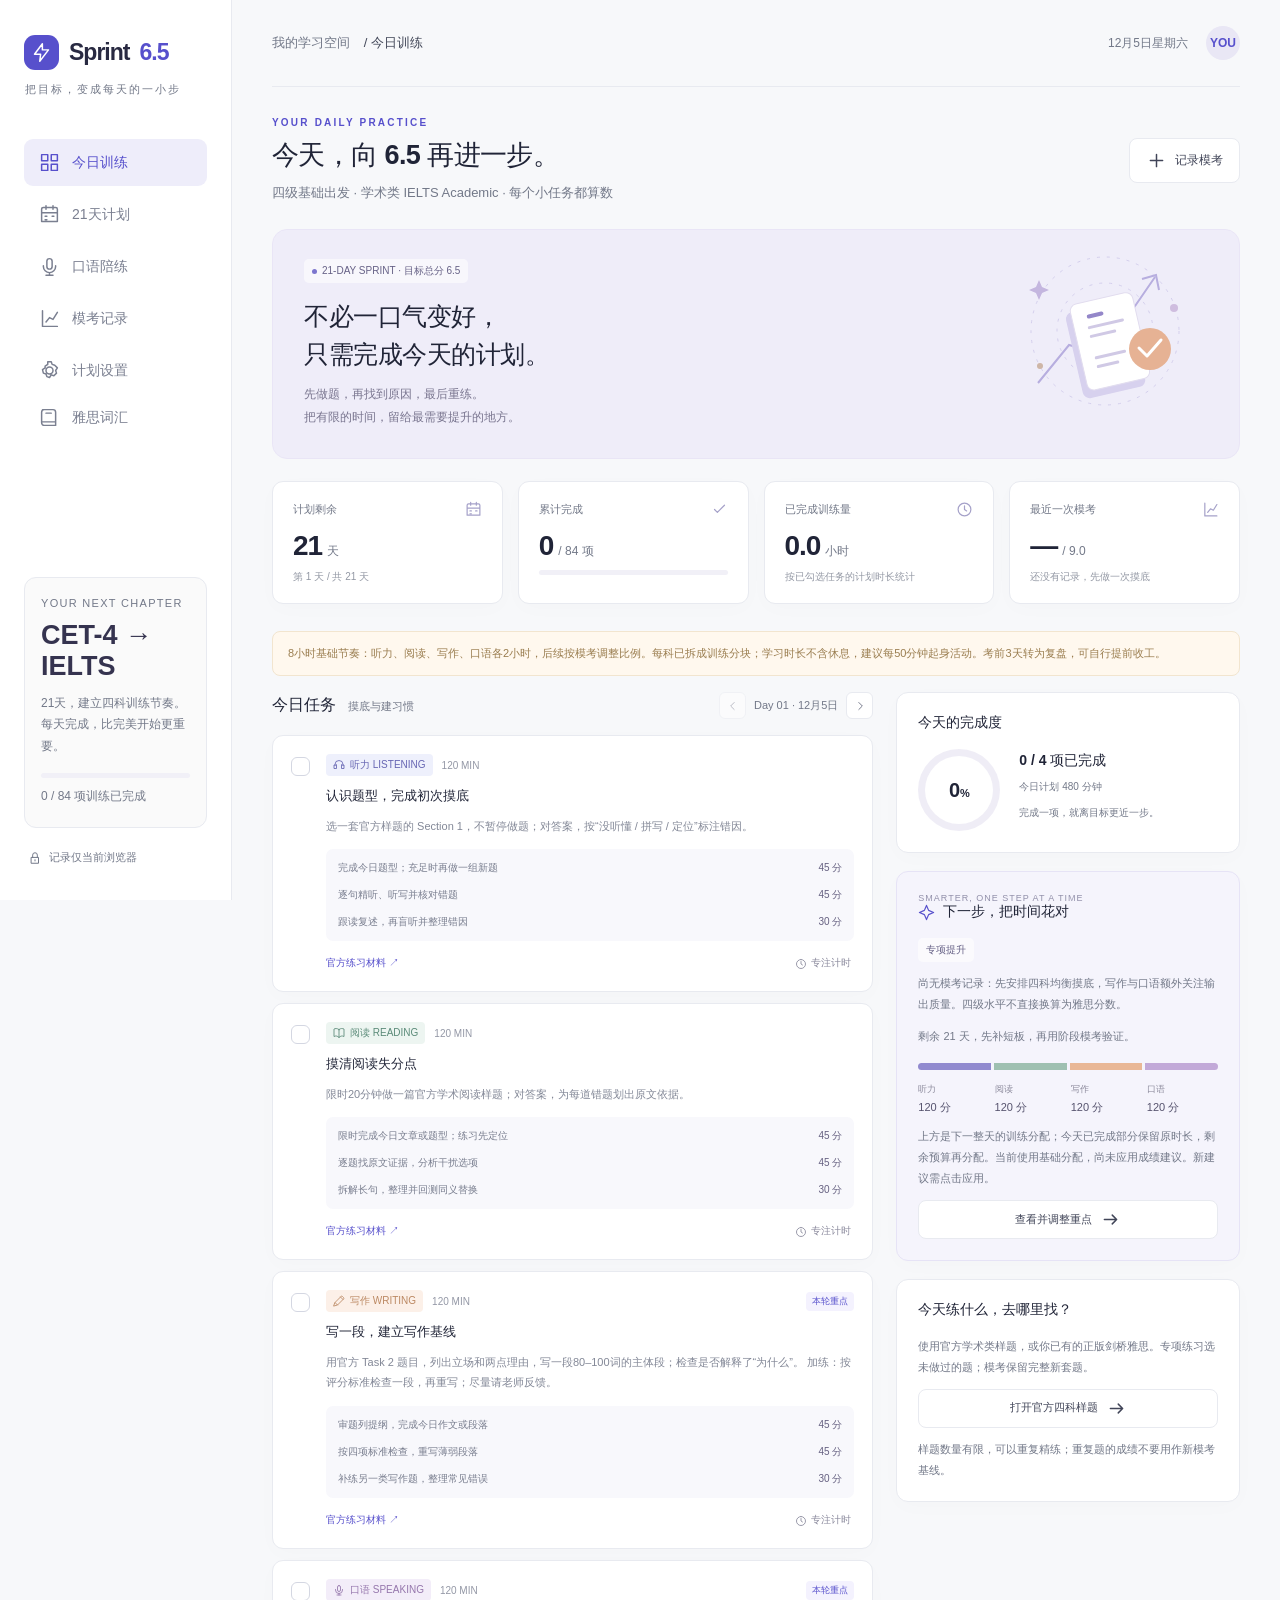
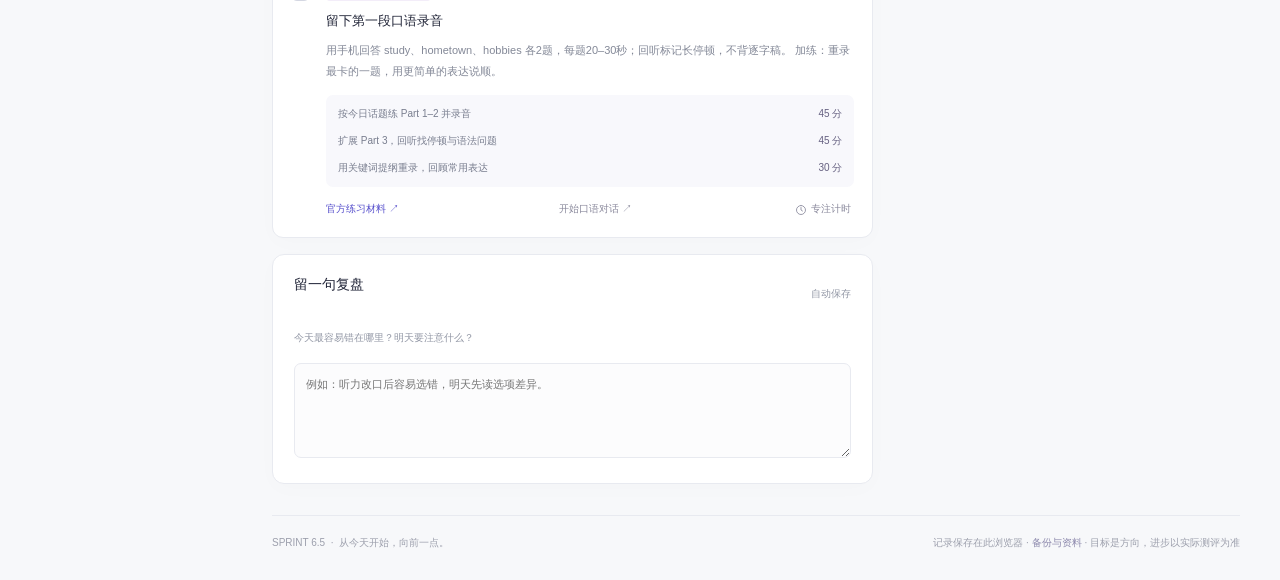
<file: index.html>
<!doctype html>
<html lang="zh-CN"><head><meta charset="UTF-8"><meta name="viewport" content="width=device-width,initial-scale=1"><meta name="theme-color" content="#f7f8fa"><meta name="description" content="从四级基础出发，每天一小步。21天雅思6.5私人训练计划、每日打卡和成绩追踪。"><title>Sprint 6.5 · 21天雅思冲刺</title><link rel="icon" href="data:image/svg+xml,%3Csvg xmlns='http://www.w3.org/2000/svg' viewBox='0 0 48 48'%3E%3Crect width='48' height='48' rx='13' fill='%23514bd6'/%3E%3Cpath d='M29 8 13 27h11l-5 13 17-22H24z' fill='white'/%3E%3C/svg%3E"><link rel="stylesheet" href="./style.css"></head><body><div id="app"></div><div id="toast" class="toast" role="status" aria-live="polite"></div><dialog id="dialog"></dialog><script type="module" src="./app.js"></script></body></html>
</file>
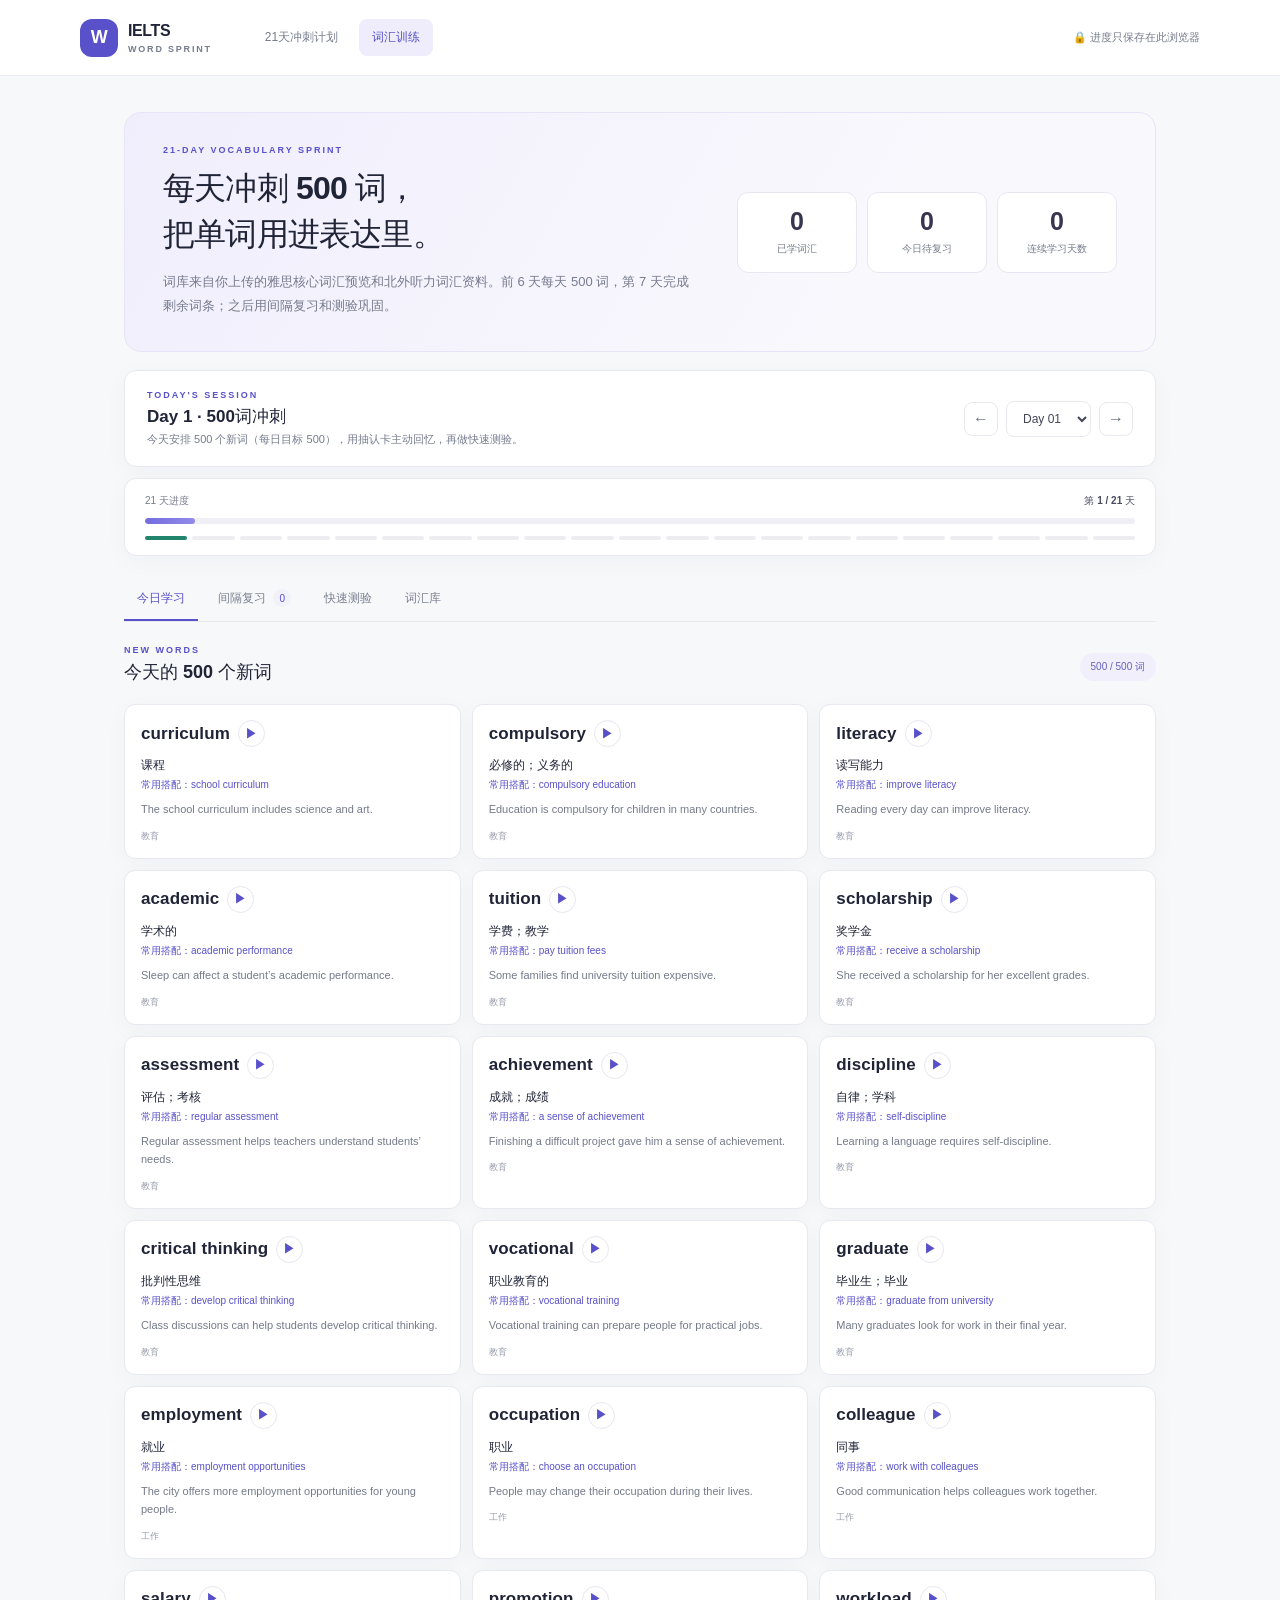
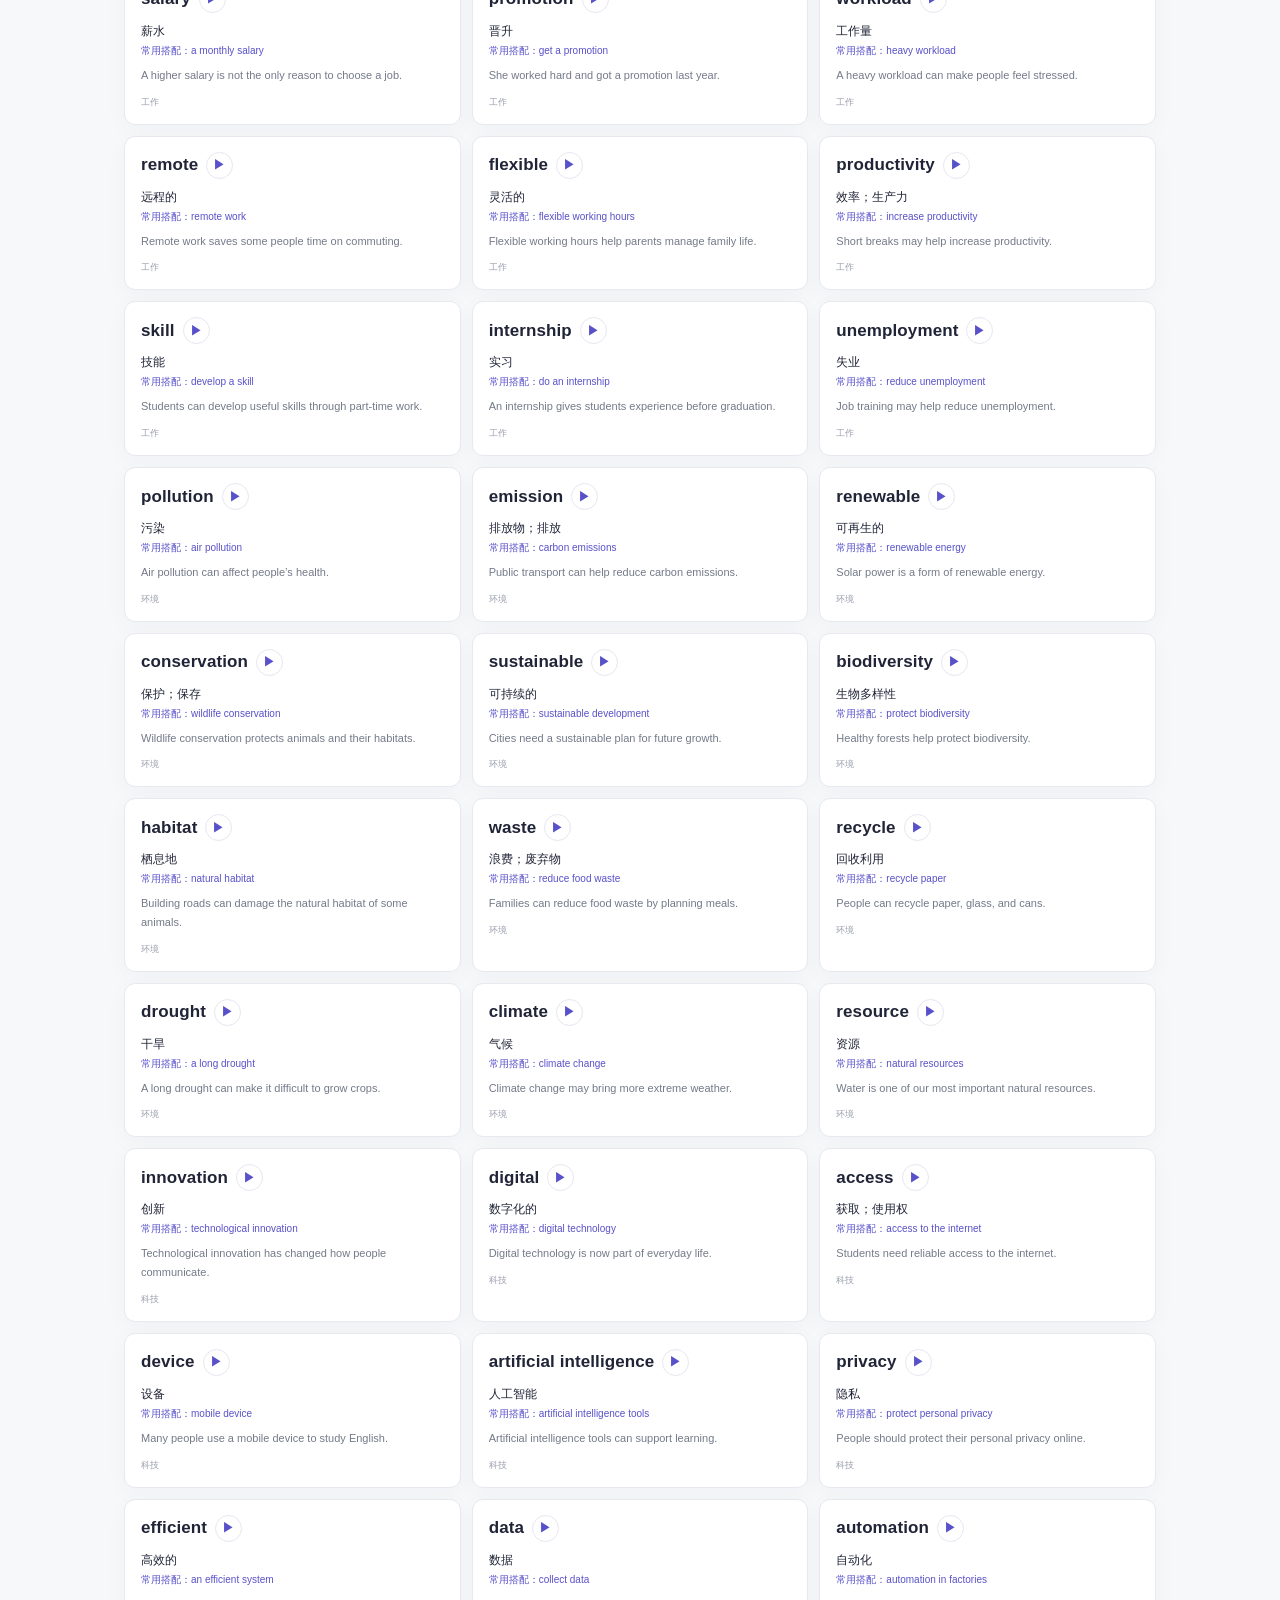
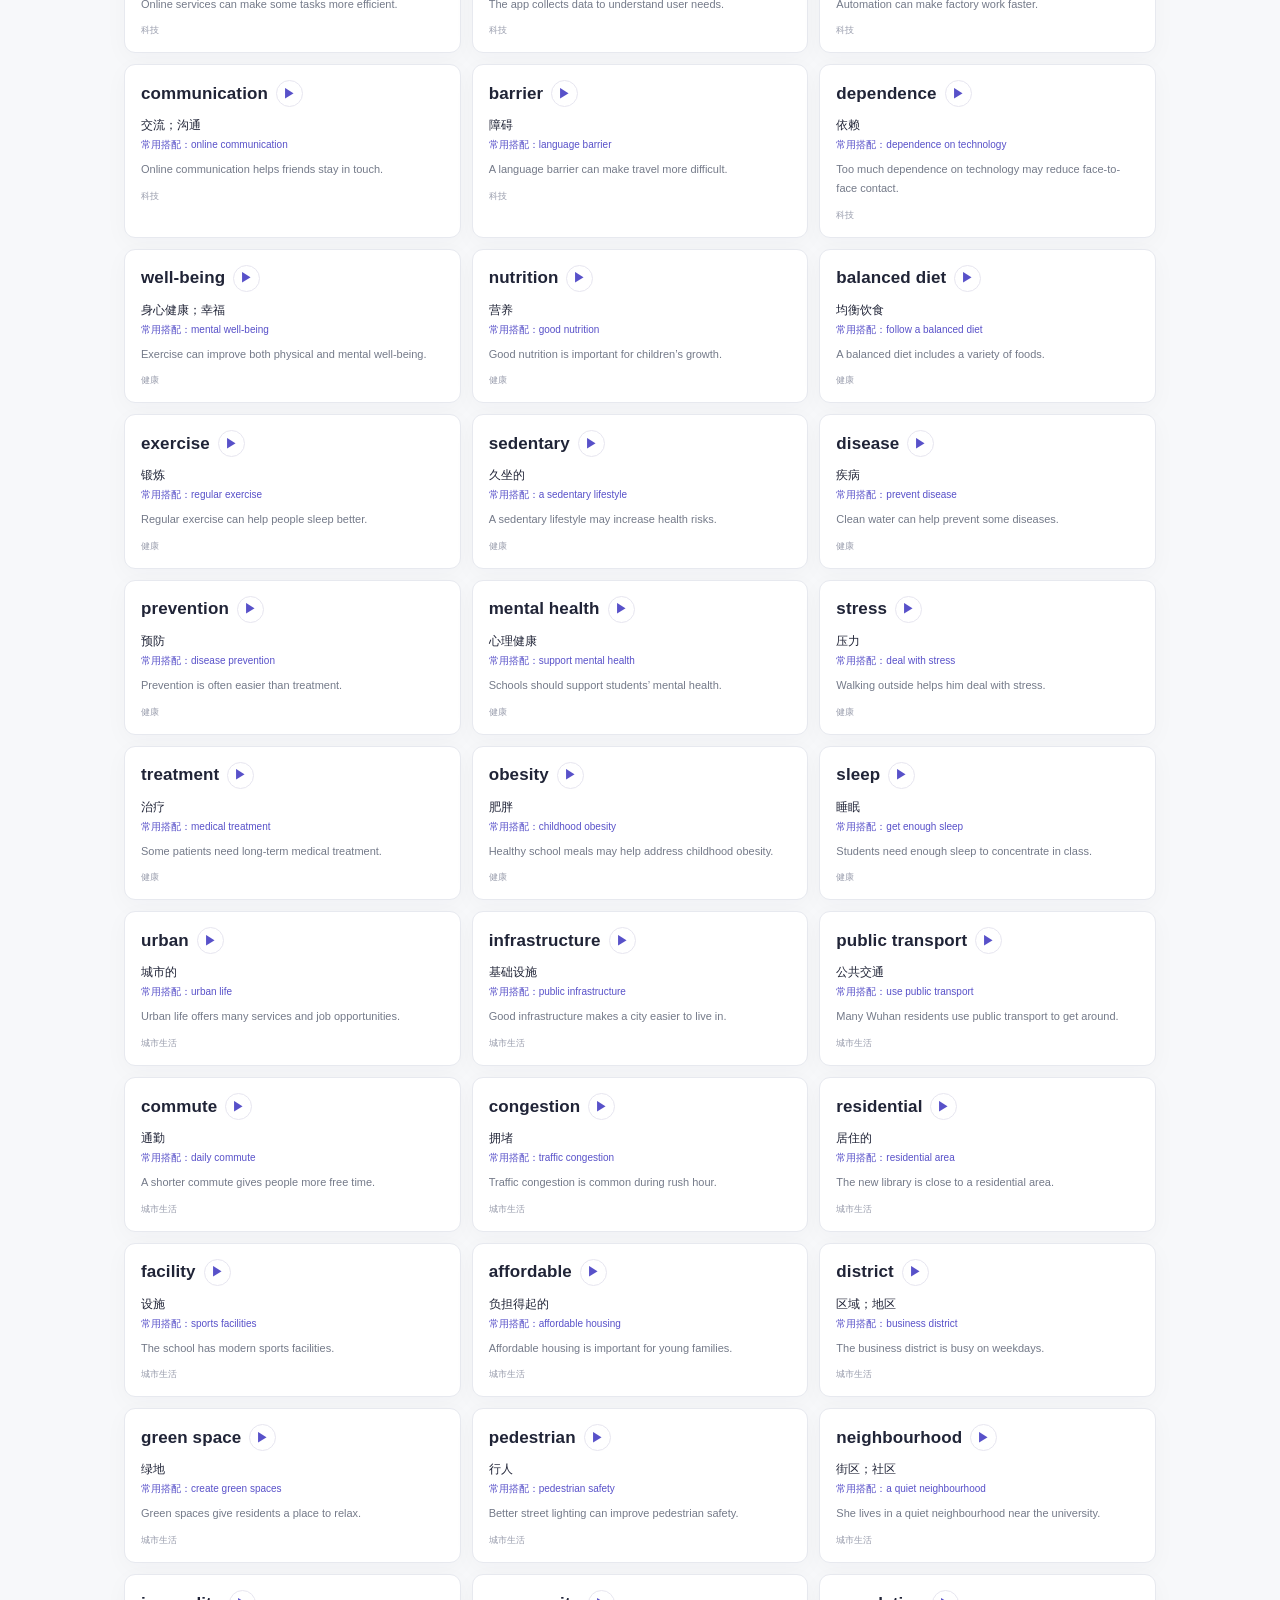
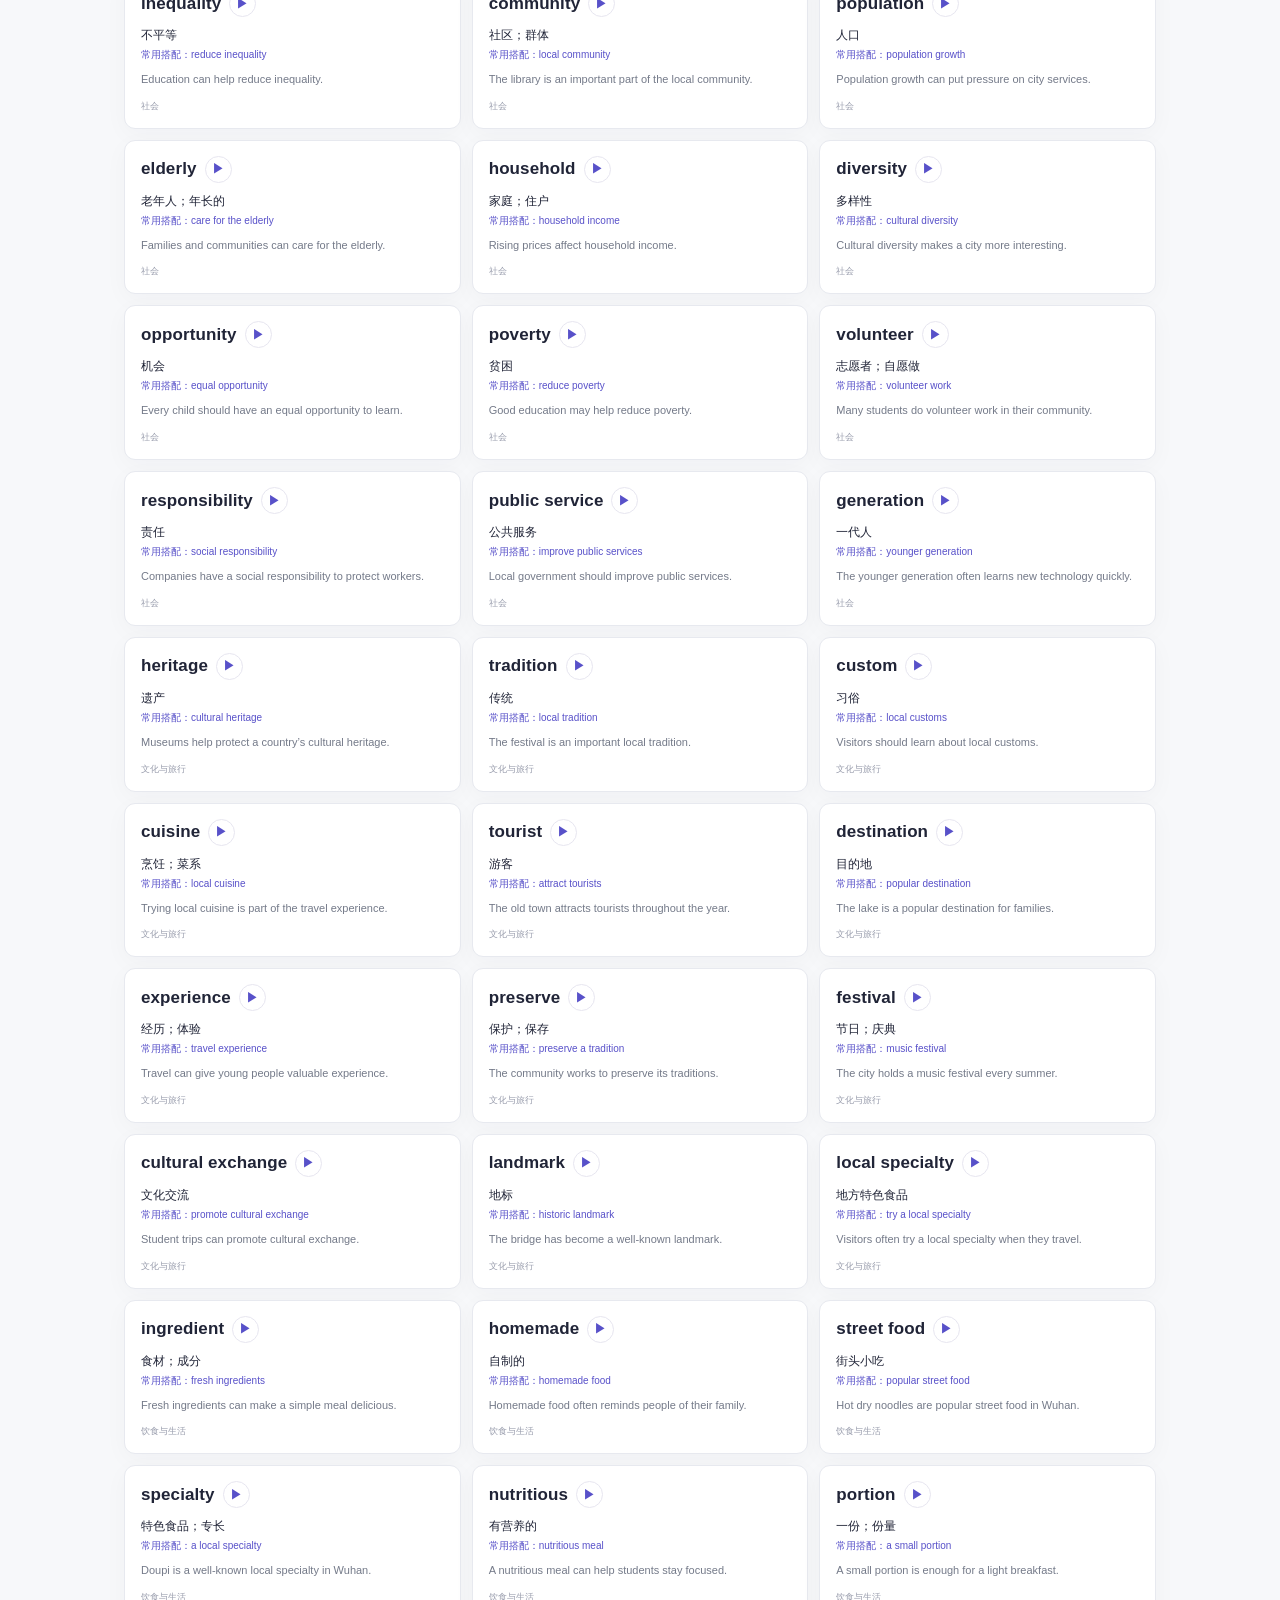
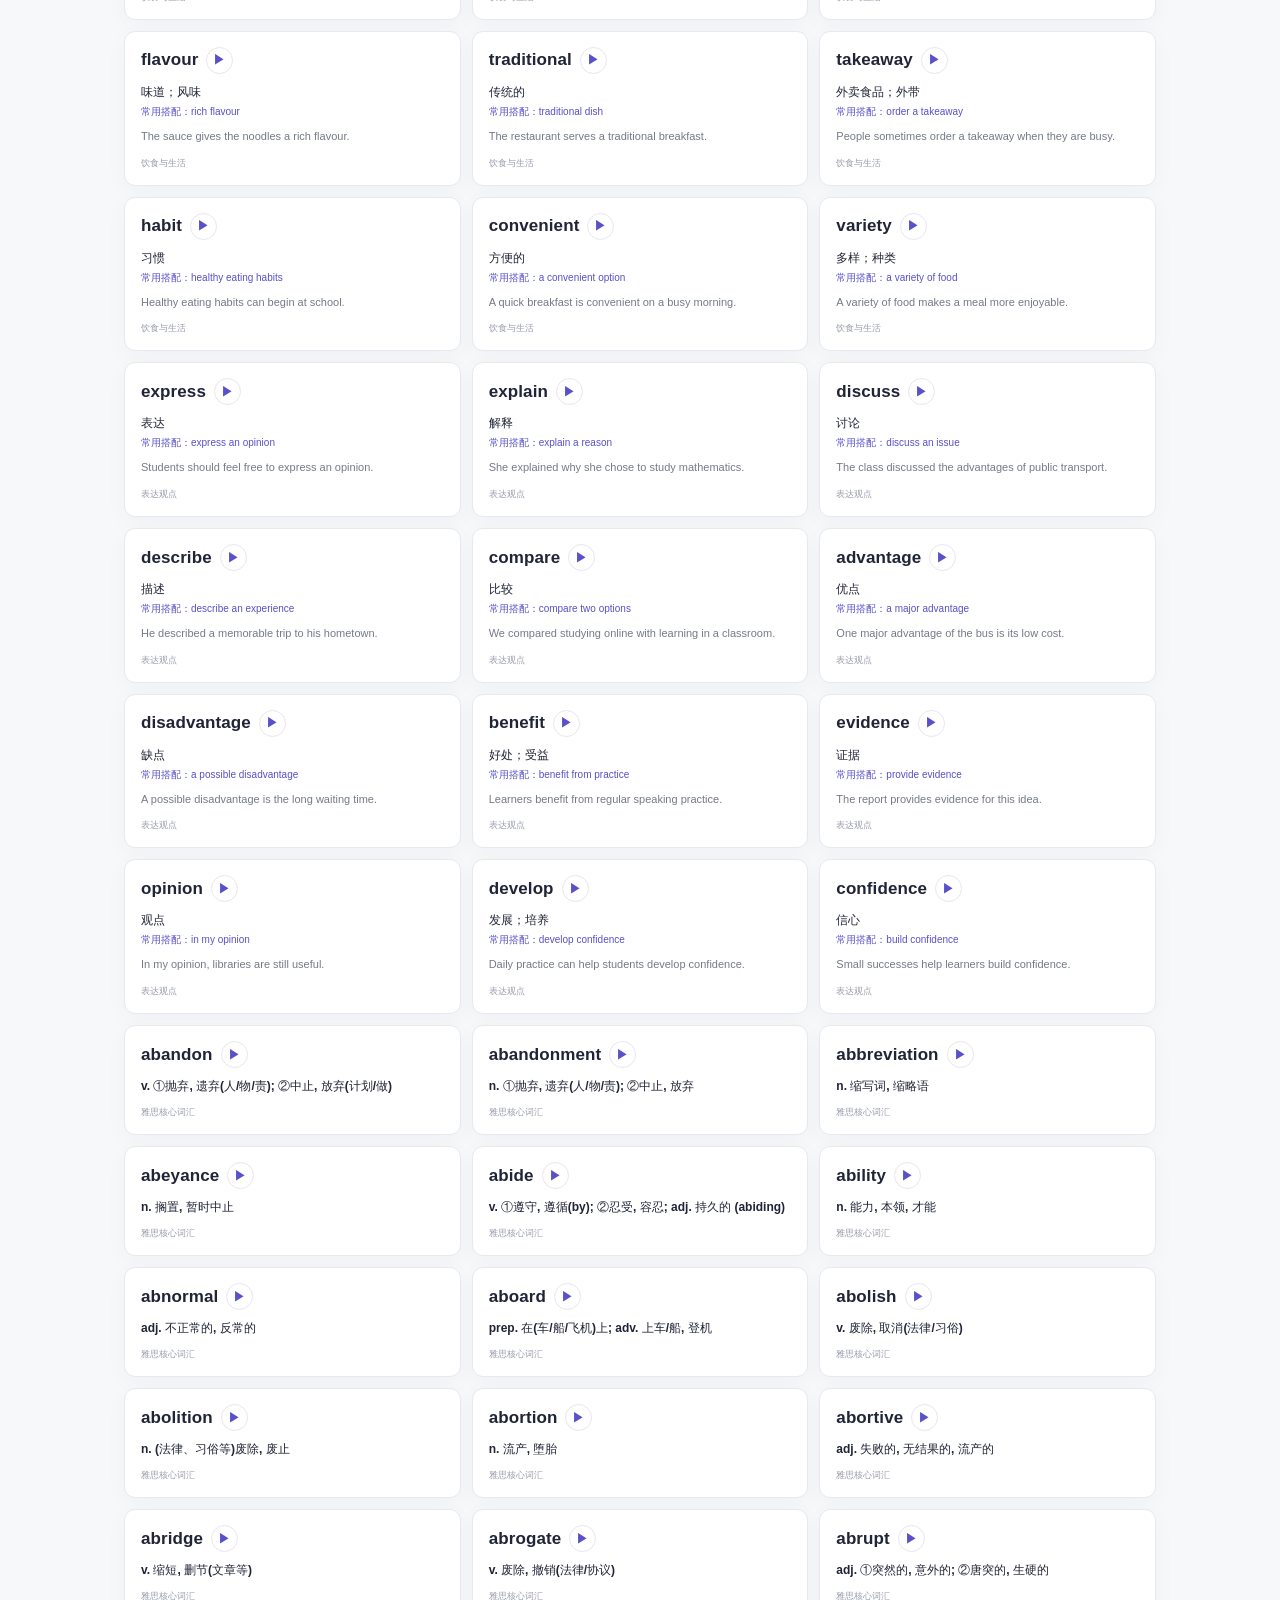
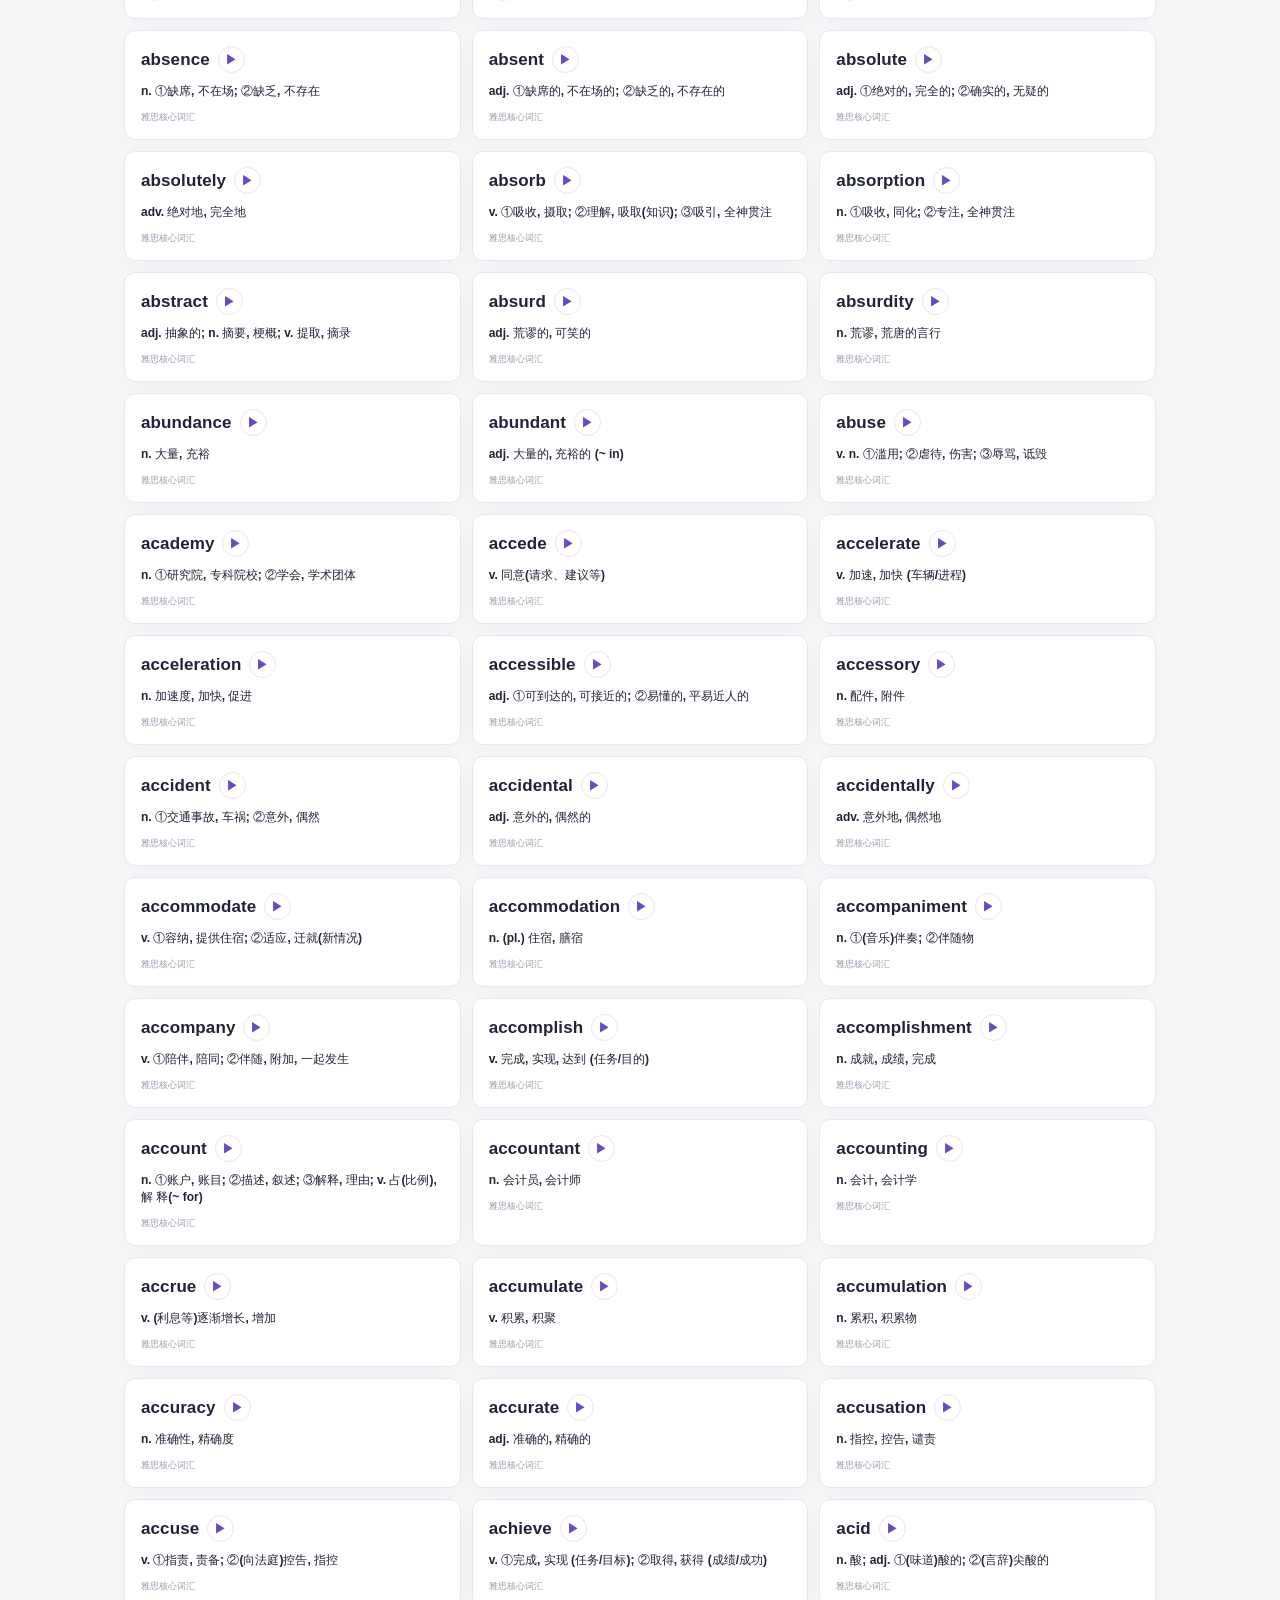
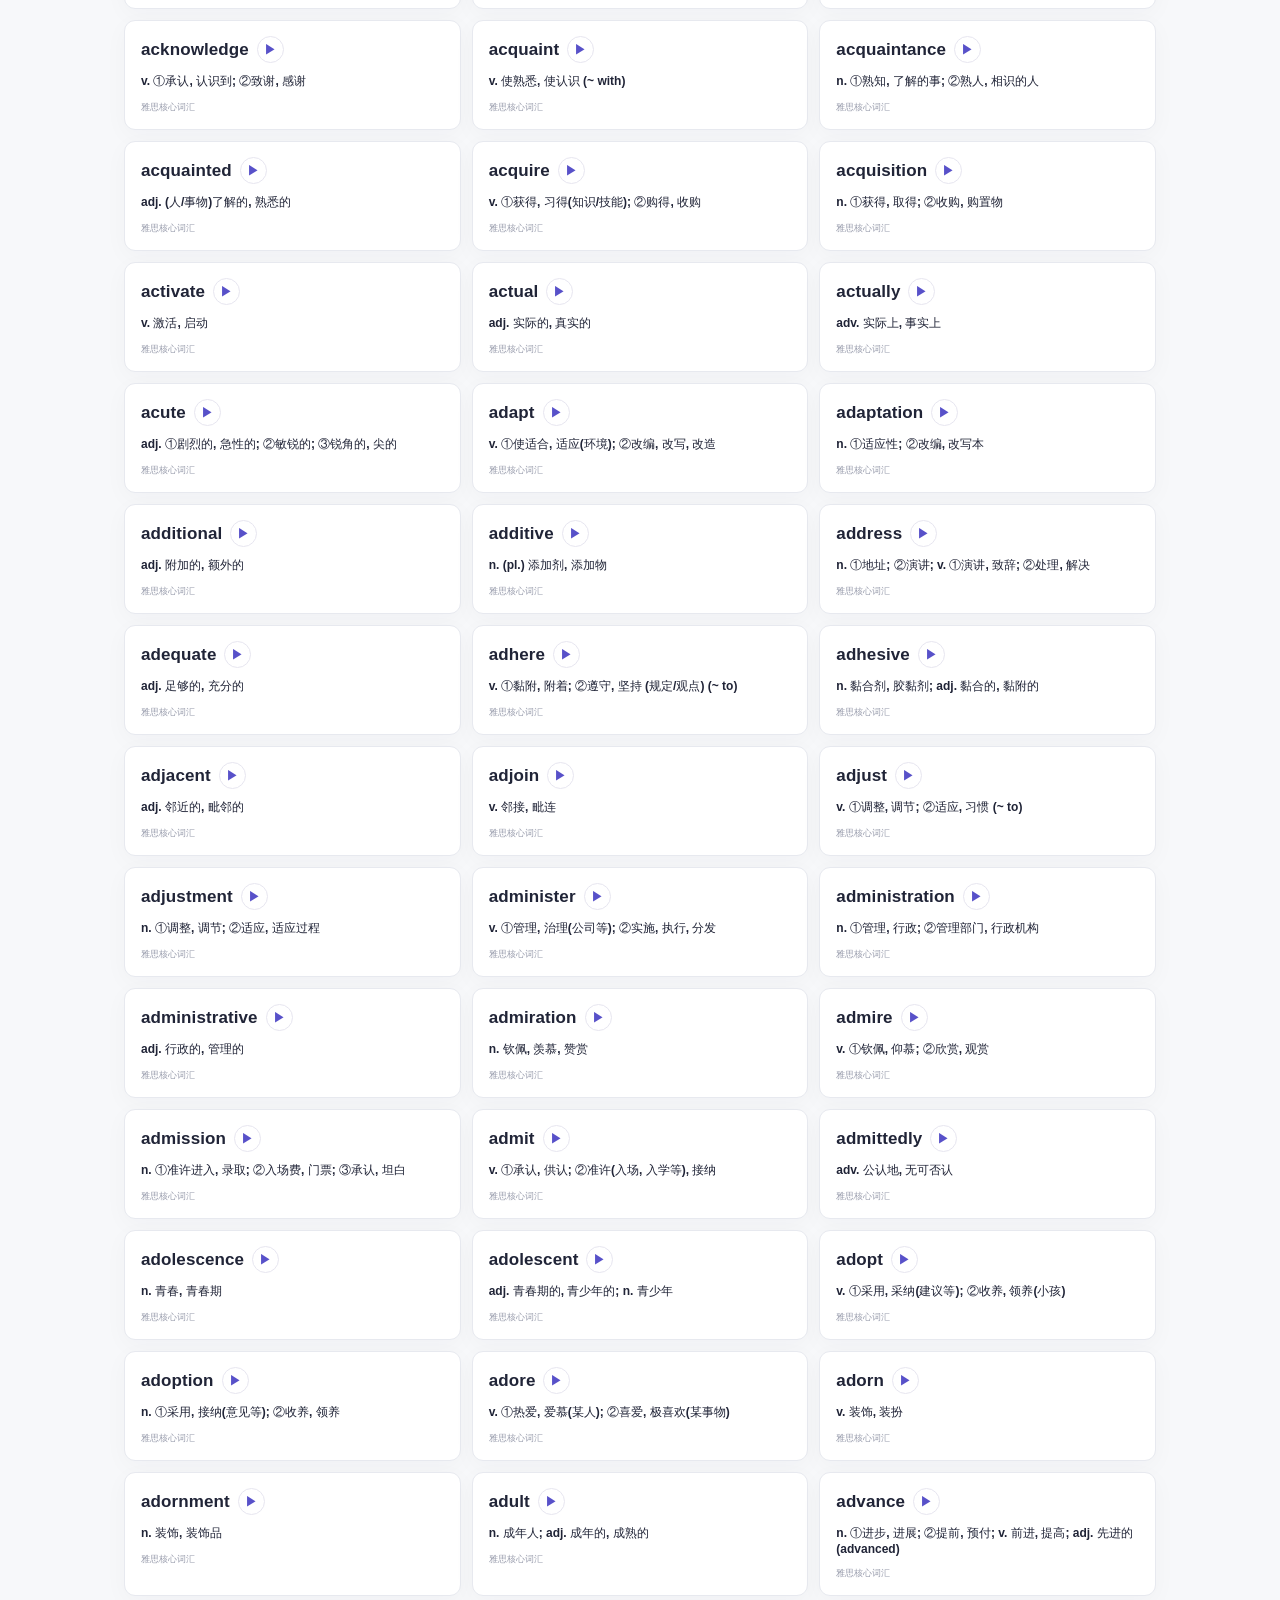
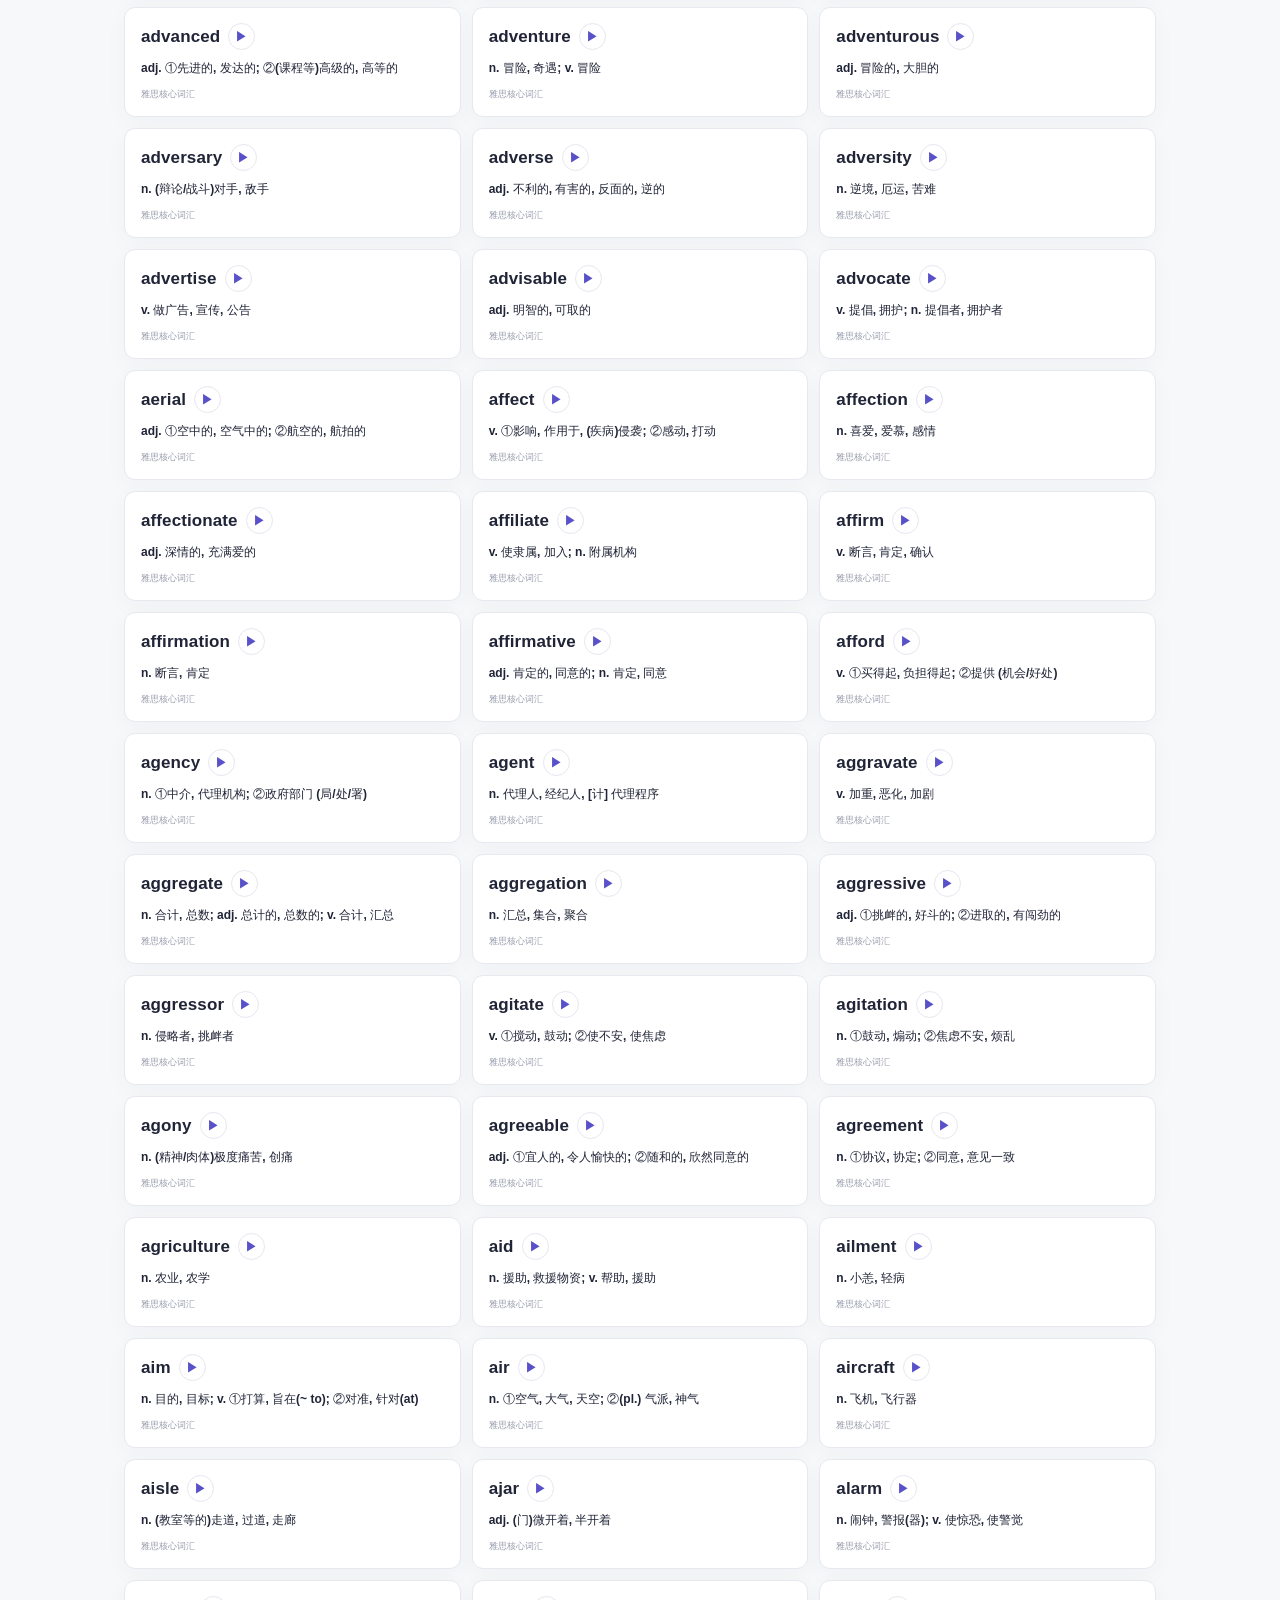
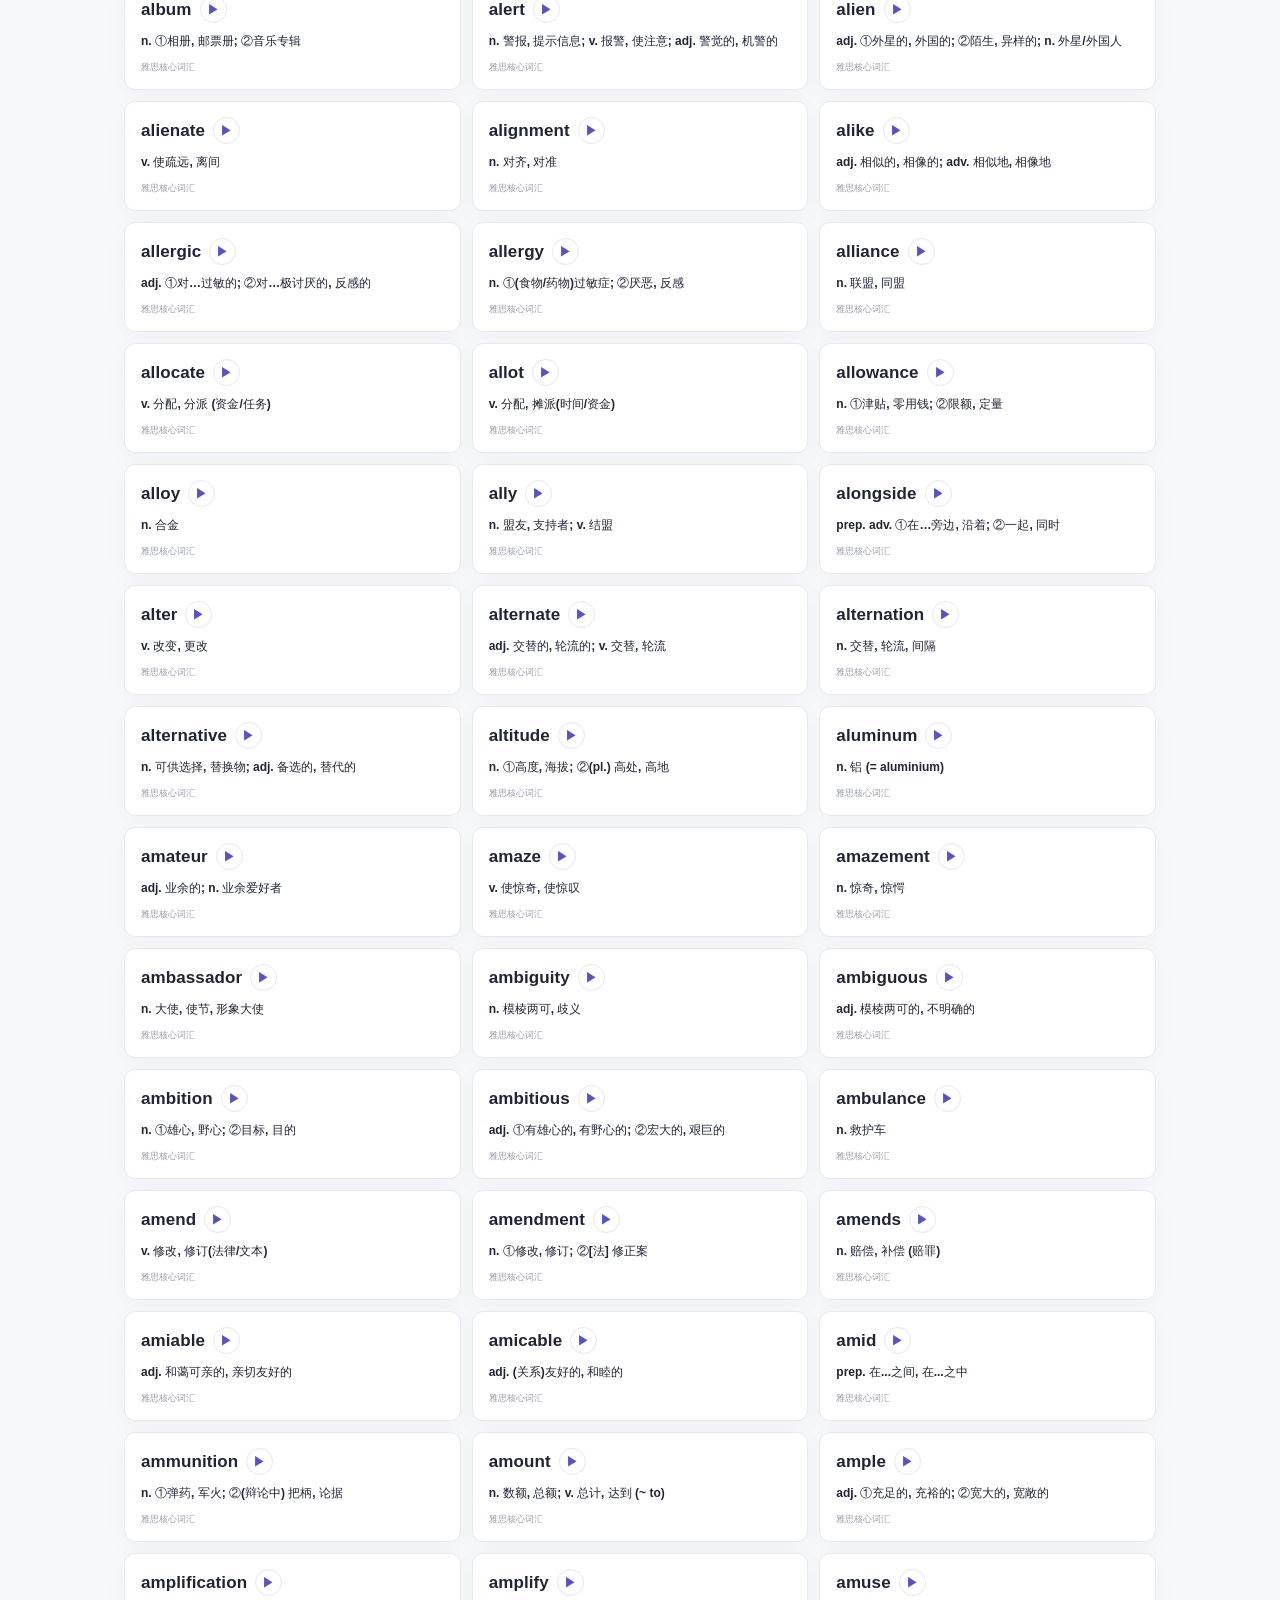
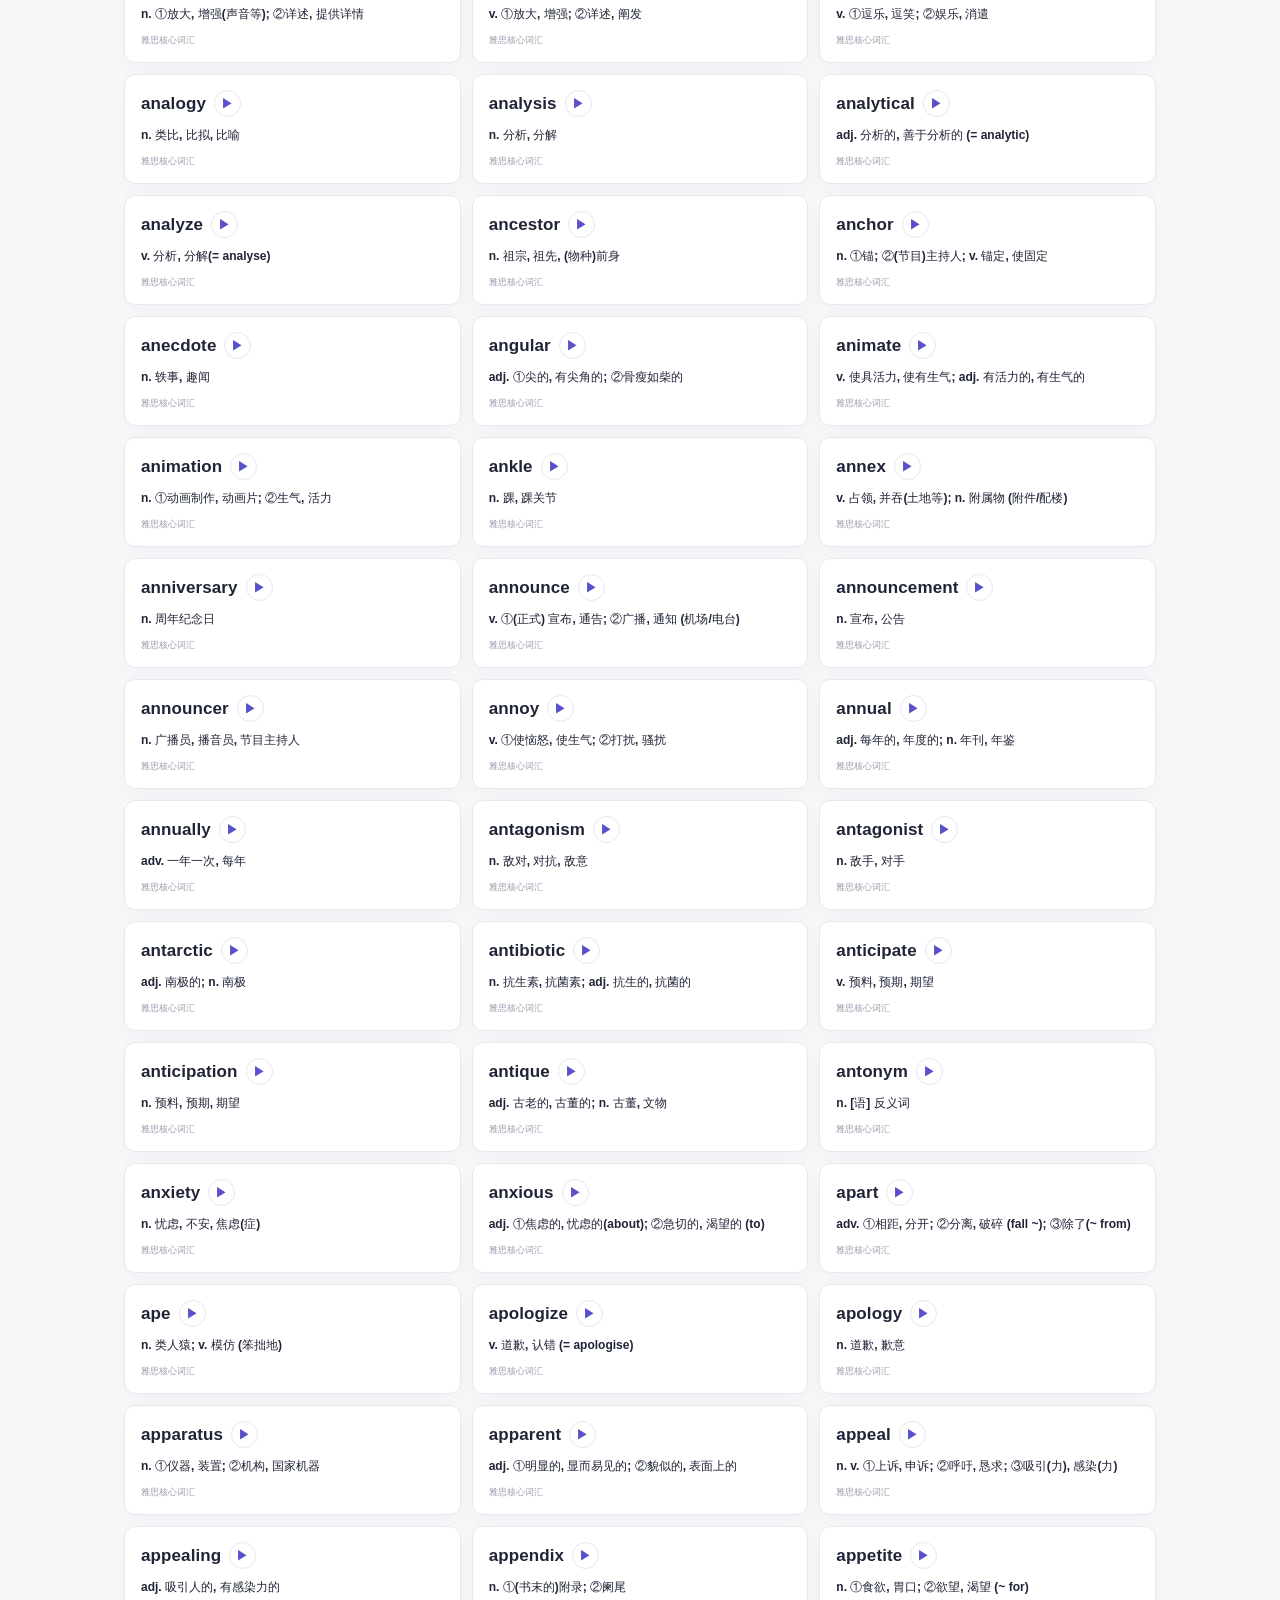
<file: vocab.html>
<!doctype html>
<html lang="zh-CN">
<head>
  <meta charset="UTF-8">
  <meta name="viewport" content="width=device-width,initial-scale=1">
  <meta name="theme-color" content="#f7f8fa">
  <meta name="description" content="适合四级基础的雅思21天词汇训练：抽认卡、听音、例句、测验与间隔复习。">
  <title>IELTS Word Sprint · 雅思词汇练习</title>
  <link rel="stylesheet" href="./vocab.css">
</head>
<body>
  <div class="shell">
    <header class="topbar">
      <a class="brand" href="./index.html"><span class="brand-mark">W</span><span>IELTS <b>WORD SPRINT</b></span></a>
      <nav class="top-links" aria-label="网站导航"><a href="./index.html">21天冲刺计划</a><a class="active" href="./vocab.html" aria-current="page">词汇训练</a></nav>
      <span class="privacy">🔒 进度只保存在此浏览器</span>
    </header>

    <main>
      <section class="hero">
        <div><p class="eyebrow">21-DAY VOCABULARY SPRINT</p><h1>每天冲刺 500 词，<br>把单词用进表达里。</h1><p class="hero-copy">词库来自你上传的雅思核心词汇预览和北外听力词汇资料。前 6 天每天 500 词，第 7 天完成剩余词条；之后用间隔复习和测验巩固。</p></div>
        <div class="hero-stats"><div><strong id="learned-count">0</strong><span>已学词汇</span></div><div><strong id="due-count">0</strong><span>今日待复习</span></div><div><strong id="streak-count">0</strong><span>连续学习天数</span></div></div>
      </section>

      <section class="day-strip panel">
        <div><p class="eyebrow">TODAY'S SESSION</p><h2 id="day-title">Day 1 · 开始第一组</h2><p id="day-subtitle">完成新词、主动回忆和小测验。</p></div>
        <div class="day-controls"><button id="prev-day" class="icon-btn" aria-label="前一天">←</button><label class="sr-only" for="day-select">选择学习日</label><select id="day-select"></select><button id="next-day" class="icon-btn" aria-label="后一天">→</button></div>
      </section>

      <section class="progress-panel panel" aria-label="21天学习进度"><div class="progress-head"><span>21 天进度</span><strong id="plan-progress-label">第 1 / 21 天</strong></div><div class="progress-track"><span id="plan-progress-bar"></span></div><div class="progress-days" id="progress-days"></div></section>

      <div class="tabs" role="tablist" aria-label="词汇练习模式">
        <button class="tab active" role="tab" aria-selected="true" data-view="learn">今日学习</button>
        <button class="tab" role="tab" aria-selected="false" data-view="review">间隔复习 <span id="review-tab-count" class="count-pill">0</span></button>
        <button class="tab" role="tab" aria-selected="false" data-view="quiz">快速测验</button>
        <button class="tab" role="tab" aria-selected="false" data-view="library">词汇库</button>
      </div>

      <section id="learn-view" class="view active-view">
        <div class="section-heading"><div><p class="eyebrow">NEW WORDS</p><h2 id="new-words-heading">今天的新词</h2></div><span id="new-word-topic" class="topic-pill"></span></div>
        <div id="flashcard-area" class="flashcard-area"></div>
        <div id="word-grid" class="word-grid"></div>
        <div class="session-actions"><button id="start-cards" class="button primary">开始抽认卡</button><span id="learn-status" class="hint">点喇叭听发音；卡片背面有释义、搭配和例句。</span></div>
      </section>

      <section id="review-view" class="view" hidden>
        <div class="section-heading"><div><p class="eyebrow">SPACED REVIEW</p><h2>到期复习</h2><p>先想意思，再翻答案。按熟悉程度安排下一次复习。</p></div><button id="start-review" class="button primary">开始复习</button></div>
        <div id="review-empty" class="empty-state" hidden>今天没有到期词汇。学完新词后，它们会自动进入复习队列。</div>
        <div id="review-cards" class="word-grid"></div>
      </section>

      <section id="quiz-view" class="view" hidden>
        <div class="section-heading"><div><p class="eyebrow">QUICK CHECK</p><h2>快速测验</h2><p>从今天的新词和待复习词中随机抽题。</p></div><button id="new-quiz" class="button primary">开始 5 题</button></div>
        <div id="quiz-area" class="quiz-area"><div class="empty-state">准备好后点击“开始 5 题”。</div></div>
      </section>

      <section id="library-view" class="view" hidden>
        <div class="section-heading"><div><p class="eyebrow">WORD BANK</p><h2>词汇库</h2><p>找到 <span id="library-count">0</span> 个词条；输入关键词搜索全部词库。</p></div></div>
        <div class="library-tools"><label class="search-box"><span aria-hidden="true">⌕</span><input id="word-search" type="search" placeholder="搜索英文、中文或话题" autocomplete="off"></label><label class="sr-only" for="topic-filter">筛选话题</label><select id="topic-filter"><option value="all">全部话题</option></select></div>
        <div id="library-list" class="library-list"></div>
        <div class="load-more-wrap"><button id="library-more" class="button" hidden>加载更多词条</button></div>
      </section>

      <footer class="footer"><span>共 3,192 个去重词条；完整词汇 PDF 附件为预览版，未包含其完整词表。</span><span>词汇来源：上传资料 · 学习记录保存在当前浏览器</span></footer>
    </main>
  </div>
  <div id="toast" class="toast" role="status" aria-live="polite"></div>
  <script type="module" src="./vocab.js?v=20261112a"></script>
</body>
</html>
</file>
<file: style.css>
:root{--bg:#f7f8fa;--ink:#202437;--muted:#727888;--line:#e8eaf0;--purple:#5750cc;--soft:#eeedfa;--green:#25816f;--orange:#eea178;--white:#fff;--shadow:0 5px 22px #23263a04;font-family:Inter,-apple-system,BlinkMacSystemFont,"Segoe UI","PingFang SC","Microsoft YaHei",sans-serif;color:var(--ink);background:var(--bg);font-synthesis:none}*{box-sizing:border-box}body{margin:0}button,input,select,textarea{font:inherit}button,a,input,select,textarea{-webkit-tap-highlight-color:transparent}button{cursor:pointer}button:disabled{cursor:not-allowed;opacity:.48}button,a{touch-action:manipulation}a{color:var(--purple);text-decoration:none}a:hover{text-decoration:underline}button:focus-visible,a:focus-visible,input:focus-visible,select:focus-visible,textarea:focus-visible{outline:3px solid #b2acf6;outline-offset:3px}.icon{width:21px;height:21px;vertical-align:middle;flex-shrink:0;fill:none;stroke:currentColor;stroke-width:1.7;stroke-linecap:round;stroke-linejoin:round}.layout{min-height:100vh;display:grid;grid-template-columns:232px minmax(0,1fr)}.sidebar{background:#fff;border-right:1px solid var(--line);padding:35px 24px;display:flex;flex-direction:column;position:sticky;top:0;height:100vh}.brand{display:flex;gap:10px;align-items:center;font-size:23px;letter-spacing:-1px;font-weight:750;color:#292a42}.brand-mark{background:var(--purple);border-radius:11px;width:35px;height:35px;color:white;display:grid;place-items:center}.brand em{font-style:normal;color:var(--purple)}.brand-sub{font-size:11px;color:var(--muted);letter-spacing:2px;margin:12px 0 42px 1px}.nav{display:grid;gap:8px}.nav button{background:transparent;border:0;display:flex;gap:12px;align-items:center;padding:13px 15px;border-radius:9px;color:#7a7f90;text-align:left;font-size:14px}.nav button.active{background:var(--soft);color:var(--purple);font-weight:650}.nav button:hover{background:#f6f5fb}.side-plan{margin-top:auto;padding:19px 16px;border:1px solid var(--line);border-radius:12px;background:#fafafa}.tiny{font-size:11px;letter-spacing:1.3px;color:var(--muted);text-transform:uppercase}.side-plan strong{font-size:27px;display:block;margin:11px 0;color:#35334f}.side-plan p{font-size:12px;line-height:1.8;color:var(--muted);margin:0}.private{display:flex;align-items:center;gap:7px;font-size:11px;color:var(--muted);padding:22px 4px 0}.private .icon{width:14px;height:14px}.main{min-width:0;padding:0 40px 28px}.topbar{height:87px;display:flex;align-items:center;justify-content:space-between;border-bottom:1px solid var(--line);margin-bottom:30px;gap:16px}.breadcrumb{font-size:13px;color:var(--muted)}.breadcrumb b{font-weight:500;color:#434859;margin-left:10px}.top-right{display:flex;align-items:center;gap:18px;font-size:12px;color:var(--muted)}.avatar{height:34px;width:34px;border-radius:50%;background:#e9e7f5;color:var(--purple);display:grid;place-items:center;font-size:12px;font-weight:700}.heading{display:flex;justify-content:space-between;gap:18px;align-items:center;margin-bottom:25px}.eyebrow{font-size:10px;letter-spacing:2.2px;font-weight:650;color:var(--purple);margin:0 0 9px}.heading h1{font-size:27px;letter-spacing:-.6px;margin:0 0 9px;font-weight:700}.heading p{font-size:13px;color:var(--muted);line-height:1.7;margin:0}.btn{display:inline-flex;justify-content:center;align-items:center;gap:8px;border:1px solid var(--line);border-radius:8px;padding:11px 16px;background:white;color:#414558;font-size:12px;white-space:nowrap;line-height:1.4}.btn:hover{background:#f6f6fa;border-color:#cfcced}.btn.primary{background:var(--purple);border-color:var(--purple);color:#fff}.btn.primary:hover{background:#4943b8}.btn.small{padding:8px 11px;font-size:11px}.btn.ghost{background:transparent;border-color:transparent;color:var(--purple)}.btn.danger{color:#b23c4a}.hero{background:#efedf9;border:1px solid #e9e5f6;border-radius:15px;padding:29px 31px;position:relative;display:flex;justify-content:space-between;overflow:hidden;min-height:188px}.hero-copy{position:relative;z-index:1;max-width:68%}.tag{display:inline-flex;align-items:center;gap:5px;font-size:10px;border-radius:5px;padding:5px 8px;background:#fff9;color:#666186}.tag i{display:inline-block;width:5px;height:5px;background:#7c75ce;border-radius:50%}.hero h2{font-size:25px;margin:15px 0 10px;line-height:1.5;letter-spacing:-.5px}.hero p{font-size:12px;line-height:1.9;color:#79758f;margin:0}.hero-art{position:absolute;right:24px;top:2px;width:250px;height:190px}.hero-art .orbit{fill:none;stroke:#d4cfed;stroke-width:1;stroke-dasharray:3 7}.stats{display:grid;grid-template-columns:repeat(4,minmax(0,1fr));gap:15px;margin:22px 0 27px}.stat{background:white;border:1px solid var(--line);border-radius:11px;padding:19px 20px;box-shadow:var(--shadow)}.stat-label{display:flex;justify-content:space-between;align-items:center;font-size:11px;color:var(--muted)}.stat-label .icon{width:17px;height:17px;color:#a5a1c9}.stat-value{font-size:28px;font-weight:650;letter-spacing:-1px;margin:12px 0 8px}.stat-value small{font-size:12px;font-weight:400;color:var(--muted);letter-spacing:0;margin-left:5px}.stat-hint{font-size:10px;color:#9398a4}.bar{height:5px;border-radius:10px;background:#f1f0f7;overflow:hidden}.bar span{display:block;height:100%;border-radius:10px;background:var(--purple)}.content-grid{display:grid;grid-template-columns:minmax(0,1.75fr) minmax(260px,1fr);gap:23px}.section-head{display:flex;justify-content:space-between;align-items:center;margin-bottom:16px;gap:12px}.section-head h2{font-size:16px;font-weight:650;margin:0}.section-head h2 span{font-size:11px;color:var(--muted);font-weight:400;margin-left:8px}.section-head a,.section-head button{font-size:11px}.date-nav{display:flex;gap:8px;align-items:center;font-size:11px;color:var(--muted)}.square{width:27px;height:27px;border:1px solid var(--line);border-radius:6px;background:white;color:#777b8c}.square .icon{width:14px;height:14px}.task-list{display:grid;gap:11px}.task{background:white;border:1px solid var(--line);border-radius:11px;padding:18px;display:grid;grid-template-columns:22px 1fr;gap:13px;box-shadow:var(--shadow)}.task.done{background:#fafcfb}.check{appearance:none;width:19px;height:19px;border:1.5px solid #d4d7e2;border-radius:6px;cursor:pointer;display:grid;place-content:center;margin:3px 0 0;background:#fff}.check:checked{background:var(--green);border-color:var(--green)}.check:checked:before{content:'✓';font-size:13px;color:white}.check:disabled{cursor:not-allowed}.task-top{display:flex;gap:9px;align-items:center;margin-bottom:9px;flex-wrap:wrap}.skill{display:inline-flex;align-items:center;gap:5px;font-size:10px;padding:4px 7px;border-radius:4px;font-weight:500}.skill .icon{width:12px;height:12px}.listening{background:#eef0fc;color:#6766b3}.reading{background:#edf5f1;color:#5b8b79}.writing{background:#fcf0e8;color:#bb8862}.speaking{background:#f3edf9;color:#9576ac}.duration{font-size:10px;color:#9498a6}.focus-badge{font-size:9px;color:var(--purple);background:#f4f2fe;padding:3px 6px;border-radius:4px;margin-left:auto}.task h3{font-size:13px;font-weight:600;margin:0 0 8px;line-height:1.7}.task.done h3{color:#7e908b}.task p{font-size:11px;line-height:1.9;color:#838897;margin:0}.task-foot{display:flex;justify-content:space-between;align-items:center;gap:10px;margin-top:12px}.task-foot a{font-size:10px}.task-foot button{font-size:10px;background:none;border:0;color:#8a899c;padding:3px}.task-foot .icon{width:12px;height:12px;margin-right:4px}.panel{background:#fff;border:1px solid var(--line);border-radius:12px;padding:21px;box-shadow:var(--shadow);margin-bottom:18px}.panel h2{font-size:14px;font-weight:650;margin:0 0 17px}.panel p{font-size:11px;line-height:1.9;color:var(--muted)}.panel.purple{background:#f5f4fc;border-color:#e6e3f6}.panel .kicker{color:#9290aa;font-size:9px;letter-spacing:1px}.panel-title{display:flex;align-items:center;gap:8px}.panel-title .icon{width:17px;height:17px;color:var(--purple)}.ring-row{display:flex;align-items:center;gap:19px}.ring{--pct:0;width:82px;height:82px;flex-shrink:0;border-radius:50%;background:conic-gradient(var(--purple) calc(var(--pct)*1%),#efedf6 0);display:grid;place-items:center;position:relative}.ring:before{content:'';position:absolute;inset:7px;border-radius:50%;background:white}.ring strong{position:relative;font-size:20px;font-weight:650}.ring-text strong{font-size:14px}.ring-text p{margin:7px 0;font-size:10px}.allocation{display:flex;gap:3px;height:7px;border-radius:8px;overflow:hidden;margin:16px 0 13px}.allocation span:nth-child(1){background:#918acf}.allocation span:nth-child(2){background:#9fc0b1}.allocation span:nth-child(3){background:#e9b796}.allocation span:nth-child(4){background:#c2a9d8}.allocation-labels{display:grid;grid-template-columns:repeat(4,1fr);font-size:9px;color:#8b899b;gap:5px}.allocation-labels b{display:block;color:#56536e;font-size:11px;font-weight:500;margin-top:4px}.note{width:100%;resize:vertical;border:1px solid var(--line);border-radius:7px;padding:11px;font-size:11px;line-height:1.8;min-height:95px;background:#fcfcfd;color:#555b6b}.subtle{font-size:10px;color:#9297a5;line-height:1.9}.notice{border-radius:8px;background:#fff8ee;border:1px solid #f2e5cf;padding:12px 15px;font-size:11px;line-height:1.8;color:#9a7d4f;margin-bottom:16px}.footer{margin-top:31px;padding-top:18px;border-top:1px solid var(--line);display:flex;justify-content:space-between;gap:15px;font-size:10px;color:#9c9fac;line-height:1.8}.footer button{border:0;background:transparent;color:#8c88ac;padding:0;font-size:10px}.phase-grid{display:grid;grid-template-columns:repeat(4,1fr);gap:12px;margin-bottom:24px}.phase{border:1px solid var(--line);background:#fff;padding:18px;border-radius:11px}.phase.current{border-color:#b9b3e5;background:#f4f2fc}.phase .tiny{font-size:9px}.phase h3{font-size:14px;margin:10px 0 7px}.phase p{font-size:10px;line-height:1.8;color:var(--muted);margin:0}.calendar{display:grid;grid-template-columns:repeat(7,1fr);gap:10px}.day{border:1px solid var(--line);border-radius:10px;background:#fff;padding:14px 13px;text-align:left;min-height:98px;position:relative;color:var(--ink)}.day:hover{border-color:#aaa3db;transform:translateY(-1px)}.day.today{border-color:var(--purple);box-shadow:inset 0 0 0 1px var(--purple)}.day.finished{background:#f2f8f5}.day strong{font-size:13px}.day .day-date{display:block;color:var(--muted);font-size:10px;margin:7px 0 11px}.day .day-dots{display:flex;gap:4px}.day .day-dots i{width:5px;height:5px;border-radius:50%;background:#e7e7ee}.day .day-dots i.yes{background:var(--green)}.day .mock-flag{position:absolute;right:7px;top:10px;color:#a99c79;font-size:8px}.calendar-key{display:flex;gap:20px;font-size:10px;color:var(--muted);margin-top:15px}.score-layout{display:grid;grid-template-columns:minmax(260px,.8fr) minmax(0,1.6fr);gap:22px}.field{display:flex;flex-direction:column;gap:7px;margin-bottom:16px}.field label{font-size:11px;color:#606679}.field input,.field select,.field textarea{width:100%;border:1px solid #e1e3ec;border-radius:7px;background:white;color:var(--ink);padding:11px 12px;font-size:12px;min-height:40px}.field textarea{resize:vertical;min-height:70px}.field-row{display:grid;grid-template-columns:1fr 1fr;gap:12px}.form-hint{font-size:10px;line-height:1.9;color:var(--muted);margin-bottom:15px}.score-preview{background:#f7f6fd;color:var(--purple);display:flex;justify-content:space-between;align-items:center;border-radius:8px;padding:13px 15px;font-size:11px;margin:16px 0}.score-preview b{font-size:24px}.score-preview small{font-size:10px}.table-scroll{overflow-x:auto}table{border-collapse:collapse;width:100%;font-size:11px;white-space:nowrap}th{text-align:left;color:var(--muted);font-weight:400;border-bottom:1px solid var(--line);padding:12px 9px}td{padding:15px 9px;border-bottom:1px solid #f0f1f5}td b{color:var(--purple)}td button{font-size:10px;color:#a4a5b1;background:transparent;border:0}.empty{text-align:center;padding:30px 15px;color:var(--muted)}.empty .empty-icon{width:48px;height:48px;display:grid;place-items:center;margin:0 auto 15px;background:#f2f0fb;border-radius:14px;color:#9c96ca}.empty h3{font-size:13px;font-weight:500;color:#686b80}.empty p{font-size:11px;line-height:1.9;max-width:300px;margin:auto}.chart{height:165px;width:100%;display:block;margin-top:10px}.legend{font-size:10px;color:var(--muted)}.skill-progress{display:grid;grid-template-columns:repeat(4,1fr);gap:15px}.skill-progress .bar{margin-top:13px}.settings-grid{display:grid;grid-template-columns:1.2fr 1fr;gap:22px}.settings-grid .panel{margin-bottom:0}.resource{display:block;padding:13px 0;border-bottom:1px solid var(--line);font-size:12px}.resource small{display:block;font-size:10px;color:var(--muted);margin-top:5px;line-height:1.7}.backup-buttons{display:flex;gap:9px;flex-wrap:wrap;margin:18px 0}.toast{position:fixed;bottom:25px;left:50%;transform:translate(-50%,20px);background:#303044;color:white;box-shadow:0 8px 35px #20243720;border-radius:9px;padding:12px 20px;font-size:12px;opacity:0;pointer-events:none;transition:opacity .2s,transform .2s;z-index:100;max-width:90vw}.toast.show{opacity:1;transform:translate(-50%,0)}dialog{border:1px solid var(--line);border-radius:17px;padding:30px;width:min(510px,calc(100% - 32px));color:var(--ink);box-shadow:0 20px 100px #20243725;max-height:90vh;overflow-y:auto}dialog::backdrop{background:#20243755;backdrop-filter:blur(3px)}dialog h2{font-size:19px;margin:0 0 15px}dialog p{font-size:12px;line-height:1.9;color:var(--muted)}.dialog-actions{display:flex;justify-content:flex-end;gap:10px;margin-top:24px}.recommend-line{padding:12px 0;border-bottom:1px solid var(--line);display:flex;justify-content:space-between;font-size:12px}.timer{font-variant-numeric:tabular-nums;font-size:64px;font-weight:600;text-align:center;letter-spacing:-2px;margin:28px 0;color:var(--purple)}.timer-controls{display:flex;justify-content:center;gap:12px}.mobile-brand{display:none}.save-error{padding:13px;background:#fff0f0;color:#a74343;font-size:12px;border-radius:9px;margin-bottom:15px}.score-note{white-space:normal;max-width:160px;overflow-wrap:anywhere}.full-width{width:100%}.text-right{text-align:right}.m0{margin:0}.mt16{margin-top:16px}.no-bottom{margin-bottom:0}.edit-label{font-size:10px;color:#a09275}.card-actions{display:flex;justify-content:space-between;gap:12px;align-items:center;margin-bottom:12px}
@media(min-width:1500px){.main{padding-left:55px;padding-right:55px}.content{max-width:1300px;margin:auto}.hero{min-height:207px;padding:33px}.hero-art{right:70px;transform:scale(1.1)}}
@media(max-width:1150px){.layout{grid-template-columns:195px minmax(0,1fr)}.sidebar{padding:30px 18px}.main{padding:0 25px 25px}.content-grid{grid-template-columns:minmax(0,1.5fr) minmax(230px,1fr);gap:17px}.stat{padding:16px}.hero-art{right:-30px}.hero-copy{max-width:75%}.score-layout{grid-template-columns:minmax(245px,.9fr) minmax(0,1.4fr)}.calendar{grid-template-columns:repeat(6,1fr)}}
@media(max-width:900px){.layout{grid-template-columns:1fr}.sidebar{height:auto;position:relative;padding:18px 24px;border-right:0;border-bottom:1px solid var(--line);display:block}.brand{font-size:21px}.brand-sub,.side-plan,.private{display:none}.nav{display:flex;gap:7px;position:absolute;right:18px;top:19px}.nav button{padding:10px;font-size:12px;gap:6px}.nav .icon{width:16px;height:16px}.topbar{height:62px;margin-bottom:24px}.main{padding:0 24px 25px}.heading h1{font-size:25px}.score-layout{grid-template-columns:minmax(250px,.85fr) minmax(0,1.3fr)}}
@media(max-width:690px){.sidebar{padding:17px 20px 0}.brand-sub{display:block;font-size:9px;margin:6px 0 14px;letter-spacing:1.5px}.nav{position:static;justify-content:space-between;gap:3px;margin:0 -6px}.nav button{padding:13px 8px;border-radius:0;border-bottom:2px solid transparent;font-size:11px}.nav button.active{background:none;border-color:var(--purple)}.main{padding:0 18px 22px}.topbar{height:57px;margin-bottom:22px}.breadcrumb{font-size:11px}.top-right{gap:10px;font-size:10px}.avatar{height:28px;width:28px;font-size:10px}.heading{align-items:flex-start;margin-bottom:20px}.heading h1{font-size:23px}.heading p{font-size:11px}.heading>.btn{padding:9px;font-size:10px}.heading>.btn .icon{width:14px;height:14px}.hero{padding:23px 21px;min-height:180px}.hero h2{font-size:21px}.hero p{font-size:10px}.hero-copy{max-width:83%}.hero-art{width:170px;height:145px;right:-40px;top:37px;opacity:.55}.hero-copy br{display:none}.stats{grid-template-columns:repeat(2,1fr);gap:10px;margin:16px 0 25px}.stat{padding:15px 16px}.stat-value{font-size:25px;margin:9px 0 6px}.stat-label{font-size:10px}.content-grid,.score-layout,.settings-grid{grid-template-columns:1fr;gap:24px}.content-grid>aside{display:grid;grid-template-columns:1fr;gap:0}.task{padding:16px}.task p{font-size:11px}.phase-grid{grid-template-columns:repeat(2,1fr);gap:10px}.calendar{grid-template-columns:repeat(4,1fr);gap:8px}.day{padding:13px 10px;min-height:90px}.day .mock-flag{font-size:7px;right:5px;top:6px}.day strong{font-size:12px}.skill-progress{grid-template-columns:repeat(2,1fr)}.footer{flex-direction:column;gap:5px}.panel{padding:19px}.section-head h2{font-size:15px}.section-head h2 span{display:none}.date-nav{gap:6px;font-size:10px}.score-layout form{order:0}.settings-grid .panel{margin-bottom:0}.hero-art .small-detail{display:none}}
@media(prefers-reduced-motion:reduce){*{transition:none!important;scroll-behavior:auto!important}}

.training-blocks{list-style:none;margin:13px 0 0;padding:10px 12px;background:#f8f8fc;border-radius:7px;display:grid;gap:9px}.training-blocks li{display:flex;gap:14px;justify-content:space-between;font-size:10px;line-height:1.8;color:#787d8e}.training-blocks b{font-weight:500;color:#666181;white-space:nowrap}.task.done .training-blocks{background:#f0f5f2}
.coach-grid{display:grid;grid-template-columns:minmax(0,1.6fr) minmax(270px,.9fr);gap:22px;align-items:start}.coach-panel{padding:28px}.coach-emblem{width:48px;height:48px;border-radius:14px;background:var(--soft);color:var(--purple);display:grid;place-items:center;margin-bottom:19px}.coach-emblem .icon{width:26px;height:26px}.coach-panel h2{font-size:18px}.coach-prompt{background:#f8f8fb;border:1px solid var(--line);border-radius:10px;padding:16px;margin:20px 0}.coach-prompt .section-head{margin-bottom:8px}.coach-prompt h3{font-size:13px;margin:0}.coach-prompt p{font-size:12px;line-height:1.9;color:#565b6b;margin:0;white-space:pre-wrap}.coach-open{margin-left:8px}.coach-steps{padding-left:20px;margin:0;color:var(--muted);font-size:12px;line-height:2}.coach-steps li{padding-left:4px}.coach-panel>.subtle{margin-top:16px}.nav{gap:5px}@media(max-width:850px){.coach-grid{grid-template-columns:1fr}.coach-open{margin:10px 0 0;width:100%}}@media(max-width:620px){.coach-panel{padding:20px}.coach-panel>.btn.primary{width:100%}}
.nav-extra{background:transparent;border:0;display:flex;gap:12px;align-items:center;padding:13px 15px;border-radius:9px;color:#7a7f90;text-align:left;font-size:14px}.nav-extra:hover{background:#f6f5fb;color:var(--purple);text-decoration:none}.nav-extra .icon{width:21px;height:21px}
</file>
<file: vocab.css>
:root{font-family:Inter,-apple-system,BlinkMacSystemFont,"Segoe UI","PingFang SC","Microsoft YaHei",sans-serif;color:#202437;background:#f7f8fa;font-synthesis:none;--ink:#202437;--muted:#767c8d;--line:#e7e9ef;--purple:#5851c9;--soft:#efedfb;--green:#21846d;--orange:#dd9868;--white:#fff;--shadow:0 6px 24px #22243a08}*{box-sizing:border-box}body{margin:0}button,input,select{font:inherit}button,a,input,select{-webkit-tap-highlight-color:transparent}button{cursor:pointer}button:focus-visible,a:focus-visible,input:focus-visible,select:focus-visible{outline:3px solid #bcb7f4;outline-offset:2px}a{color:inherit;text-decoration:none}a:hover{text-decoration:underline}.shell{min-height:100vh}.topbar{height:76px;padding:0 max(24px,calc((100vw - 1120px)/2));display:flex;align-items:center;gap:40px;background:#fff;border-bottom:1px solid var(--line)}.brand{display:flex;align-items:center;gap:10px;font-weight:750;letter-spacing:-.4px;white-space:nowrap}.brand b{display:block;font-size:9px;letter-spacing:1.8px;color:var(--muted);font-weight:600;margin-top:4px}.brand-mark{width:38px;height:38px;border-radius:12px;display:grid;place-items:center;background:var(--purple);color:#fff;font-weight:750;font-size:18px}.top-links{display:flex;gap:8px;align-items:center}.top-links a{padding:10px 13px;border-radius:8px;font-size:12px;color:var(--muted)}.top-links a.active{background:var(--soft);color:var(--purple);font-weight:650}.privacy{margin-left:auto;color:var(--muted);font-size:11px}main{max-width:1080px;margin:0 auto;padding:36px 24px 26px}.hero{position:relative;display:grid;grid-template-columns:1fr 380px;gap:36px;align-items:center;padding:32px 38px;border:1px solid #e7e4f7;border-radius:17px;background:linear-gradient(120deg,#f0eefc,#f9f8fd 72%);overflow:hidden}.eyebrow{font-size:9px;font-weight:700;letter-spacing:2px;color:var(--purple);margin:0 0 10px}.hero h1{font-size:32px;line-height:1.45;letter-spacing:-.8px;margin:0 0 12px}.hero-copy{max-width:530px;color:#777b8e;font-size:13px;line-height:1.9;margin:0}.hero-stats{display:grid;grid-template-columns:repeat(3,1fr);gap:10px}.hero-stats div{display:grid;gap:8px;background:#fff;border:1px solid #e8e6f1;border-radius:11px;padding:16px 12px;text-align:center}.hero-stats strong{font-size:25px;line-height:1;color:#37354f}.hero-stats span{font-size:10px;color:var(--muted)}.panel{background:#fff;border:1px solid var(--line);border-radius:12px;padding:19px 22px;box-shadow:var(--shadow)}.day-strip{display:flex;justify-content:space-between;align-items:center;gap:16px;margin:18px 0 11px}.day-strip .eyebrow{margin-bottom:5px}.day-strip h2{font-size:17px;margin:0 0 4px}.day-strip p:not(.eyebrow){font-size:11px;color:var(--muted);margin:0}.day-controls{display:flex;align-items:center;gap:8px}.icon-btn{width:34px;height:34px;border-radius:8px;border:1px solid var(--line);background:#fff;color:#656b7b}.icon-btn:hover{border-color:#c8c4eb;color:var(--purple)}select{border:1px solid var(--line);border-radius:8px;padding:9px 12px;background:#fff;color:#414657;font-size:12px}.progress-panel{padding:15px 20px}.progress-head{display:flex;justify-content:space-between;font-size:10px;color:var(--muted)}.progress-head strong{color:#494b5d}.progress-track{height:6px;border-radius:8px;background:#f0eff6;overflow:hidden;margin:10px 0 12px}.progress-track span{display:block;height:100%;border-radius:inherit;background:linear-gradient(90deg,#726ce0,#928be9);transition:width .25s}.progress-days{display:grid;grid-template-columns:repeat(21,1fr);gap:5px}.progress-days i{height:4px;background:#ececf1;border-radius:4px}.progress-days i.done{background:var(--green)}.tabs{display:flex;gap:7px;border-bottom:1px solid var(--line);margin-top:22px}.tab{border:0;border-bottom:2px solid transparent;background:transparent;color:#7b8090;font-size:12px;padding:11px 13px 12px}.tab.active{color:var(--purple);font-weight:650;border-bottom-color:var(--purple)}.count-pill{display:inline-grid;place-items:center;margin-left:4px;min-width:18px;height:18px;padding:0 5px;border-radius:10px;background:#f2f1fa;color:var(--purple);font-size:10px}.view{padding:23px 0}.view[hidden]{display:none}.section-heading{display:flex;justify-content:space-between;align-items:center;gap:14px;margin-bottom:15px}.section-heading .eyebrow{margin-bottom:5px}.section-heading h2{font-size:18px;margin:0 0 5px}.section-heading p:not(.eyebrow){font-size:11px;color:var(--muted);margin:0}.topic-pill{font-size:10px;border-radius:20px;padding:7px 11px;background:#f0effb;color:#6862bf}.word-grid{display:grid;grid-template-columns:repeat(3,minmax(0,1fr));gap:11px}.word-card{background:#fff;border:1px solid var(--line);border-radius:11px;padding:15px 16px;box-shadow:var(--shadow);min-width:0}.word-card.learned{background:#fbfdfc;border-color:#d9ebe5}.word-card-head{display:flex;align-items:center;gap:8px}.word-card h3{font-size:17px;letter-spacing:.1px;margin:0}.sound-btn{width:27px;height:27px;display:grid;place-items:center;border:1px solid #e7e6f0;border-radius:50%;background:#fff;color:var(--purple);font-size:13px}.word-card .meaning{font-size:12px;font-weight:600;margin:10px 0 4px}.word-card .collocation{font-size:10px;color:var(--purple);margin:0 0 8px}.word-card .example{font-size:11px;line-height:1.7;color:#747a89;margin:0}.word-card .word-topic{font-size:9px;color:#989cac;margin-top:11px}.session-actions{display:flex;align-items:center;gap:12px;margin-top:15px}.button{border:1px solid var(--line);border-radius:8px;background:#fff;color:#414657;padding:10px 14px;font-size:11px}.button:hover{border-color:#ccc8ed}.button.primary{background:var(--purple);border-color:var(--purple);color:#fff}.button.primary:hover{background:#4943b8}.hint{color:#9297a5;font-size:10px;line-height:1.7}.flashcard-area:empty{display:none}.flashcard{min-height:225px;margin:0 auto 14px;max-width:600px;border:1px solid #e5e2f6;border-radius:15px;background:linear-gradient(135deg,#f6f4ff,#fff);padding:25px;display:flex;flex-direction:column;align-items:center;justify-content:center;text-align:center}.flashcard .front-word{font-size:29px;margin:8px 0 15px}.flashcard .front-topic{font-size:10px;color:var(--muted)}.flashcard .back{margin-top:18px;max-width:480px}.flashcard .back strong{font-size:15px}.flashcard .back p{font-size:12px;line-height:1.8;color:#707586}.flash-actions{display:flex;gap:9px;justify-content:center;flex-wrap:wrap;margin-bottom:20px}.rate-btn{padding:10px 15px;border-radius:8px;border:1px solid var(--line);background:#fff;font-size:11px}.rate-btn.again{color:#b55a52}.rate-btn.hard{color:#af793e}.rate-btn.good{color:var(--green)}.empty-state{padding:35px 20px;text-align:center;background:#fff;border:1px dashed #dadce6;border-radius:12px;color:#858b99;font-size:12px;line-height:1.8}.quiz-area{max-width:650px;margin:0 auto}.quiz-card{padding:24px;background:#fff;border:1px solid var(--line);border-radius:12px;box-shadow:var(--shadow)}.quiz-count{font-size:10px;color:var(--muted)}.quiz-question{font-size:23px;margin:15px 0 6px}.quiz-prompt{font-size:12px;color:var(--muted);margin:0 0 15px}.quiz-options{display:grid;gap:8px}.quiz-option{text-align:left;padding:12px 14px;border-radius:8px;border:1px solid var(--line);background:#fff;font-size:12px;color:#414657}.quiz-option:hover{border-color:#aaa5e5}.quiz-option.correct{border-color:#9bd0bd;background:#f1faf6;color:#236a58}.quiz-option.wrong{border-color:#e5b9ad;background:#fff6f3;color:#a45448}.quiz-feedback{min-height:24px;margin:11px 0 0;font-size:11px;color:#747a89}.quiz-result{text-align:center;padding:32px}.quiz-result strong{font-size:34px;color:var(--purple)}.library-tools{display:flex;gap:10px;margin:15px 0}.search-box{display:flex;align-items:center;gap:8px;border:1px solid var(--line);border-radius:8px;background:#fff;padding:0 12px;flex:1}.search-box span{font-size:20px;color:#969bad}.search-box input{width:100%;border:0;outline:0;padding:10px 0;font-size:12px;background:transparent}.search-box input:focus-visible{outline:0}.library-list{display:grid;gap:7px}.library-row{display:grid;grid-template-columns:minmax(130px,.8fr) minmax(150px,1fr) minmax(230px,1.8fr) auto;align-items:center;gap:12px;padding:12px 14px;background:#fff;border:1px solid var(--line);border-radius:9px}.library-row strong{font-size:13px}.library-row .lib-cn{font-size:11px;color:#555b6b}.library-row .lib-ex{font-size:10px;line-height:1.6;color:#777d8c}.library-row .lib-topic{font-size:9px;color:#8d92a0}.library-row button{width:28px;height:28px;border-radius:50%;border:1px solid var(--line);background:#fff;color:var(--purple)}.toast{position:fixed;bottom:24px;left:50%;transform:translate(-50%,12px);background:#282942;color:#fff;padding:11px 16px;border-radius:8px;font-size:11px;opacity:0;pointer-events:none;transition:.2s;z-index:20}.toast.show{opacity:1;transform:translate(-50%,0)}.footer{display:flex;justify-content:space-between;gap:10px;border-top:1px solid var(--line);padding:17px 0 0;margin-top:12px;color:#969aa7;font-size:10px}.sr-only{position:absolute;width:1px;height:1px;padding:0;margin:-1px;overflow:hidden;clip:rect(0,0,0,0);white-space:nowrap;border:0}.no-results{padding:22px;text-align:center;color:var(--muted);font-size:12px}
@media(max-width:800px){.topbar{gap:15px}.hero{grid-template-columns:1fr;padding:26px}.hero-stats{max-width:450px}.word-grid{grid-template-columns:repeat(2,minmax(0,1fr))}.library-row{grid-template-columns:minmax(130px,1fr) minmax(150px,1fr) auto}.library-row .lib-ex{grid-column:1/3;grid-row:2}.library-row .lib-topic{grid-column:2;grid-row:1}.library-row button{grid-column:3;grid-row:1/3}}
@media(max-width:560px){.topbar{height:auto;min-height:66px;padding:10px 16px;flex-wrap:wrap;gap:6px 14px}.brand{font-size:13px}.brand-mark{width:32px;height:32px}.top-links{order:3;width:100%;justify-content:center;border-top:1px solid var(--line);padding-top:5px}.privacy{font-size:9px}main{padding:18px 14px}.hero{padding:22px 19px;gap:20px}.hero h1{font-size:26px}.hero-copy{font-size:12px}.hero-stats{gap:6px}.hero-stats div{padding:13px 6px}.hero-stats strong{font-size:21px}.day-strip{padding:15px;align-items:flex-start}.day-strip h2{font-size:14px}.day-controls{gap:4px}.day-controls select{max-width:95px;padding:8px}.tabs{overflow:auto;gap:0}.tab{font-size:10px;padding:10px 9px;white-space:nowrap}.word-grid{grid-template-columns:1fr}.section-heading{align-items:flex-start}.session-actions{align-items:flex-start;flex-direction:column;gap:7px}.library-tools{flex-direction:column}.library-row{grid-template-columns:1fr auto;gap:5px 10px}.library-row .lib-cn{grid-column:1}.library-row .lib-ex{grid-column:1/3;grid-row:auto}.library-row .lib-topic{grid-column:1}.library-row button{grid-column:2;grid-row:1/3}.footer{flex-direction:column}}
.load-more-wrap{display:flex;justify-content:center;margin:16px 0 4px}
</file>
